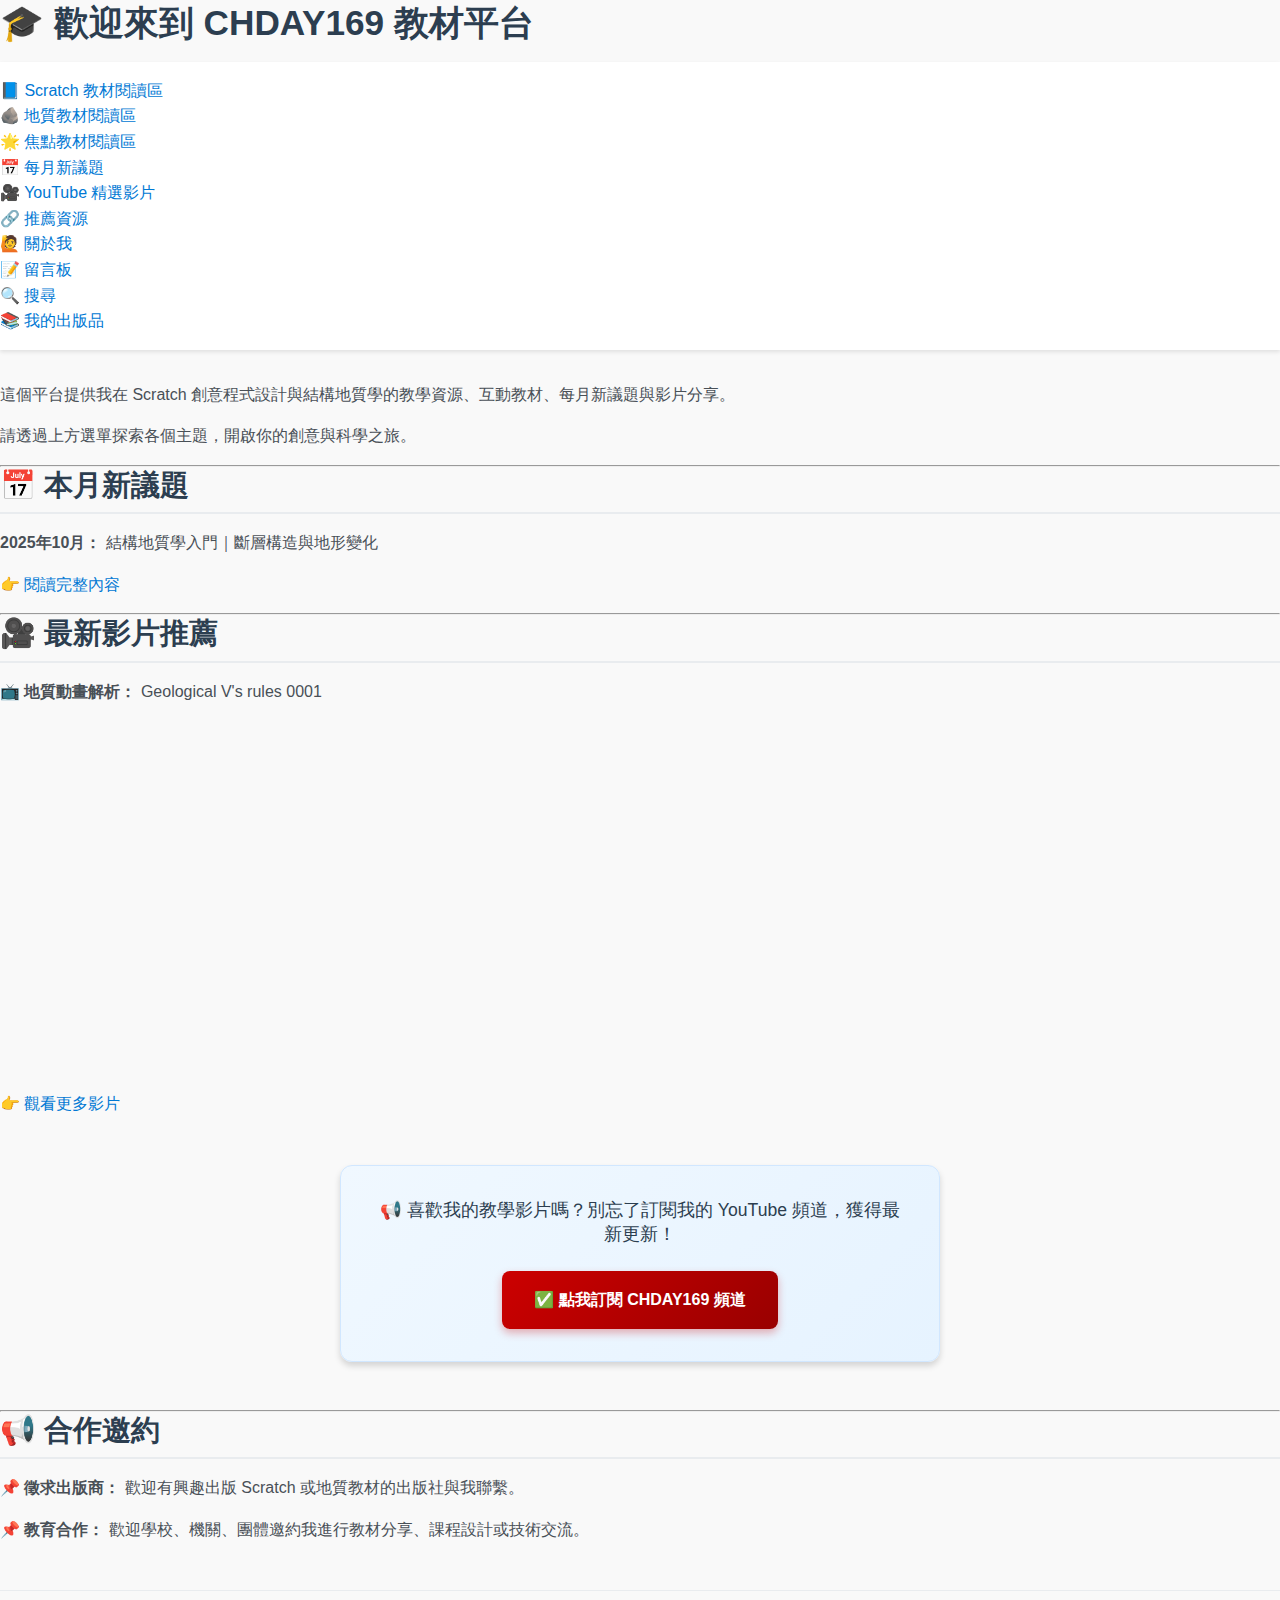
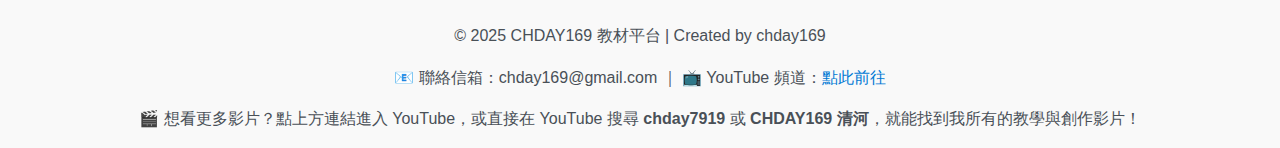
<file: index.html>
<!DOCTYPE html>
<html lang="zh-Hant">
<head>
  <meta charset="UTF-8">
  <meta name="viewport" content="width=device-width, initial-scale=1.0">
  <title>🎓 CHDAY169 教材平台 - Scratch與地質學教學資源</title>
  <link rel="stylesheet" href="assets/style.css">

  <!-- LINE 移動端優化設定 -->
  <meta name="robots" content="index, follow">
  <meta name="description" content="Scratch創意程式設計與結構地質學教學資源、互動教材與影片分享">
  
  <!-- Open Graph 設定 -->
  <meta property="og:title" content="🎓 CHDAY169 教材平台">
  <meta property="og:description" content="Scratch創意程式設計與結構地質學教學資源、互動教材與影片分享">
  <meta property="og:image" content="https://www.chday169.url.tw/assets/images/preview_line.jpg">
  <meta property="og:image:width" content="1200">
  <meta property="og:image:height" content="630">
  <meta property="og:image:type" content="image/jpeg">
  <meta property="og:image:alt" content="CHDAY169 教材平台">
  <meta property="og:url" content="https://www.chday169.url.tw/?line=1">
  <meta property="og:type" content="website">
  <meta property="og:site_name" content="CHDAY169 教材平台">
  <meta property="og:locale" content="zh_TW">
  
  <!-- Twitter Card 設定 -->
  <meta name="twitter:card" content="summary_large_image">
  <meta name="twitter:title" content="🎓 CHDAY169 教材平台">
  <meta name="twitter:description" content="Scratch創意程式設計與結構地質學教學資源">
  <meta name="twitter:image" content="https://www.chday169.url.tw/assets/images/preview_line.jpg">
  <meta name="twitter:image:alt" content="CHDAY169 教材平台">
  
  <!-- LINE 特定優化 -->
  <meta name="line:renderer" content="webkit">
  
  <!-- 防止緩存 -->
  <meta http-equiv="Cache-Control" content="no-cache, no-store, must-revalidate">
  <meta http-equiv="Pragma" content="no-cache">
  <meta http-equiv="Expires" content="0">
  
  <!-- 網站圖示 -->
  <link rel="icon" href="assets/images/favicon.ico" type="image/x-icon">
</head>

<body>
  <header>
    <h1>🎓 歡迎來到 CHDAY169 教材平台</h1>
  </header>

  <nav>
    <ul>
      <li><a href="viewer_scr.html">📘 Scratch 教材閱讀區</a></li>
      <li><a href="viewer_geo.html">🪨 地質教材閱讀區</a></li>
      <li><a href="viewer_foc.html">🌟 焦點教材閱讀區</a></li>
      <li><a href="monthly.html">📅 每月新議題</a></li>
      <li><a href="youtube-videos.html">🎥 YouTube 精選影片</a></li>  <!-- 修改這裡 -->
      <li><a href="resources.html">🔗 推薦資源</a></li>
      <li><a href="about_me.html">🙋 關於我</a></li>
      <li><a href="comments.html">📝 留言板</a></li>
      <li><a href="search.html">🔍 搜尋</a></li>
      <li><a href="publications.html">📚 我的出版品</a></li>
    </ul>
  </nav>

  <main>
    <section class="intro">
      <p>這個平台提供我在 Scratch 創意程式設計與結構地質學的教學資源、互動教材、每月新議題與影片分享。</p>
      <p>請透過上方選單探索各個主題，開啟你的創意與科學之旅。</p>
    </section>

    <hr>

    <section class="monthly-highlight">
      <h2>📅 本月新議題</h2>
      <p><strong>2025年10月：</strong> 結構地質學入門｜斷層構造與地形變化</p>
      <p>👉 <a href="monthly.html">閱讀完整內容</a></p>
    </section>

    <hr>

    <section class="video-highlight">
      <h2>🎥 最新影片推薦</h2>
      <p>📺 <strong>地質動畫解析：</strong> Geological V's rules 0001</p>
      <div class="video-container">
        <iframe width="560" height="315" src="https://www.youtube.com/embed/rHZhnBZwCCs" 
                frameborder="0" allowfullscreen
                title="Geological V's rules 0001 地質動畫教學影片">
        </iframe>
      </div>
      <p>👉 <a href="youtube-videos.html">觀看更多影片</a></p>  <!-- 修改這裡 -->
    </section>

    <div class="subscribe-box">
      <p>📢 喜歡我的教學影片嗎？別忘了訂閱我的 YouTube 頻道，獲得最新更新！</p>
      <a href="https://www.youtube.com/@chday7919?sub_confirmation=1" target="_blank" 
         class="subscribe-btn" rel="noopener">✅ 點我訂閱 CHDAY169 頻道</a>
    </div>

    <hr>

    <section class="collaboration">
      <h2>📢 合作邀約</h2>
      <p>📌 <strong>徵求出版商：</strong> 歡迎有興趣出版 Scratch 或地質教材的出版社與我聯繫。</p>
      <p>📌 <strong>教育合作：</strong> 歡迎學校、機關、團體邀約我進行教材分享、課程設計或技術交流。</p>
    </section>
  </main>

  <footer>
    <p>&copy; 2025 CHDAY169 教材平台 | Created by chday169</p>
    <p>📧 聯絡信箱：chday169@gmail.com ｜ 
       📺 YouTube 頻道：<a href="https://www.youtube.com/@chday7919" target="_blank" rel="noopener">點此前往</a></p>
    <p>🎬 想看更多影片？點上方連結進入 YouTube，或直接在 YouTube 搜尋 <strong>chday7919</strong> 或 <strong>CHDAY169 清河</strong>，就能找到我所有的教學與創作影片！</p>
  </footer>

  <!-- LINE 預覽檢測腳本 -->
  <script>
    // 檢測是否為 LINE 內置瀏覽器
    function isLineApp() {
      return /Line/i.test(navigator.userAgent);
    }
    
    // 圖片加載檢測
    window.addEventListener('load', function() {
      const previewImage = new Image();
      previewImage.onload = function() {
        console.log('✅ 預覽圖片加載成功:', this.src);
      };
      previewImage.onerror = function() {
        console.log('❌ 預覽圖片加載失敗:', this.src);
      };
      previewImage.src = 'https://www.chday169.url.tw/assets/images/preview_line.jpg';
      
      if (isLineApp()) {
        console.log('📱 檢測到 LINE 內置瀏覽器');
      }
    });
  </script>
</body>
</html>
</file>
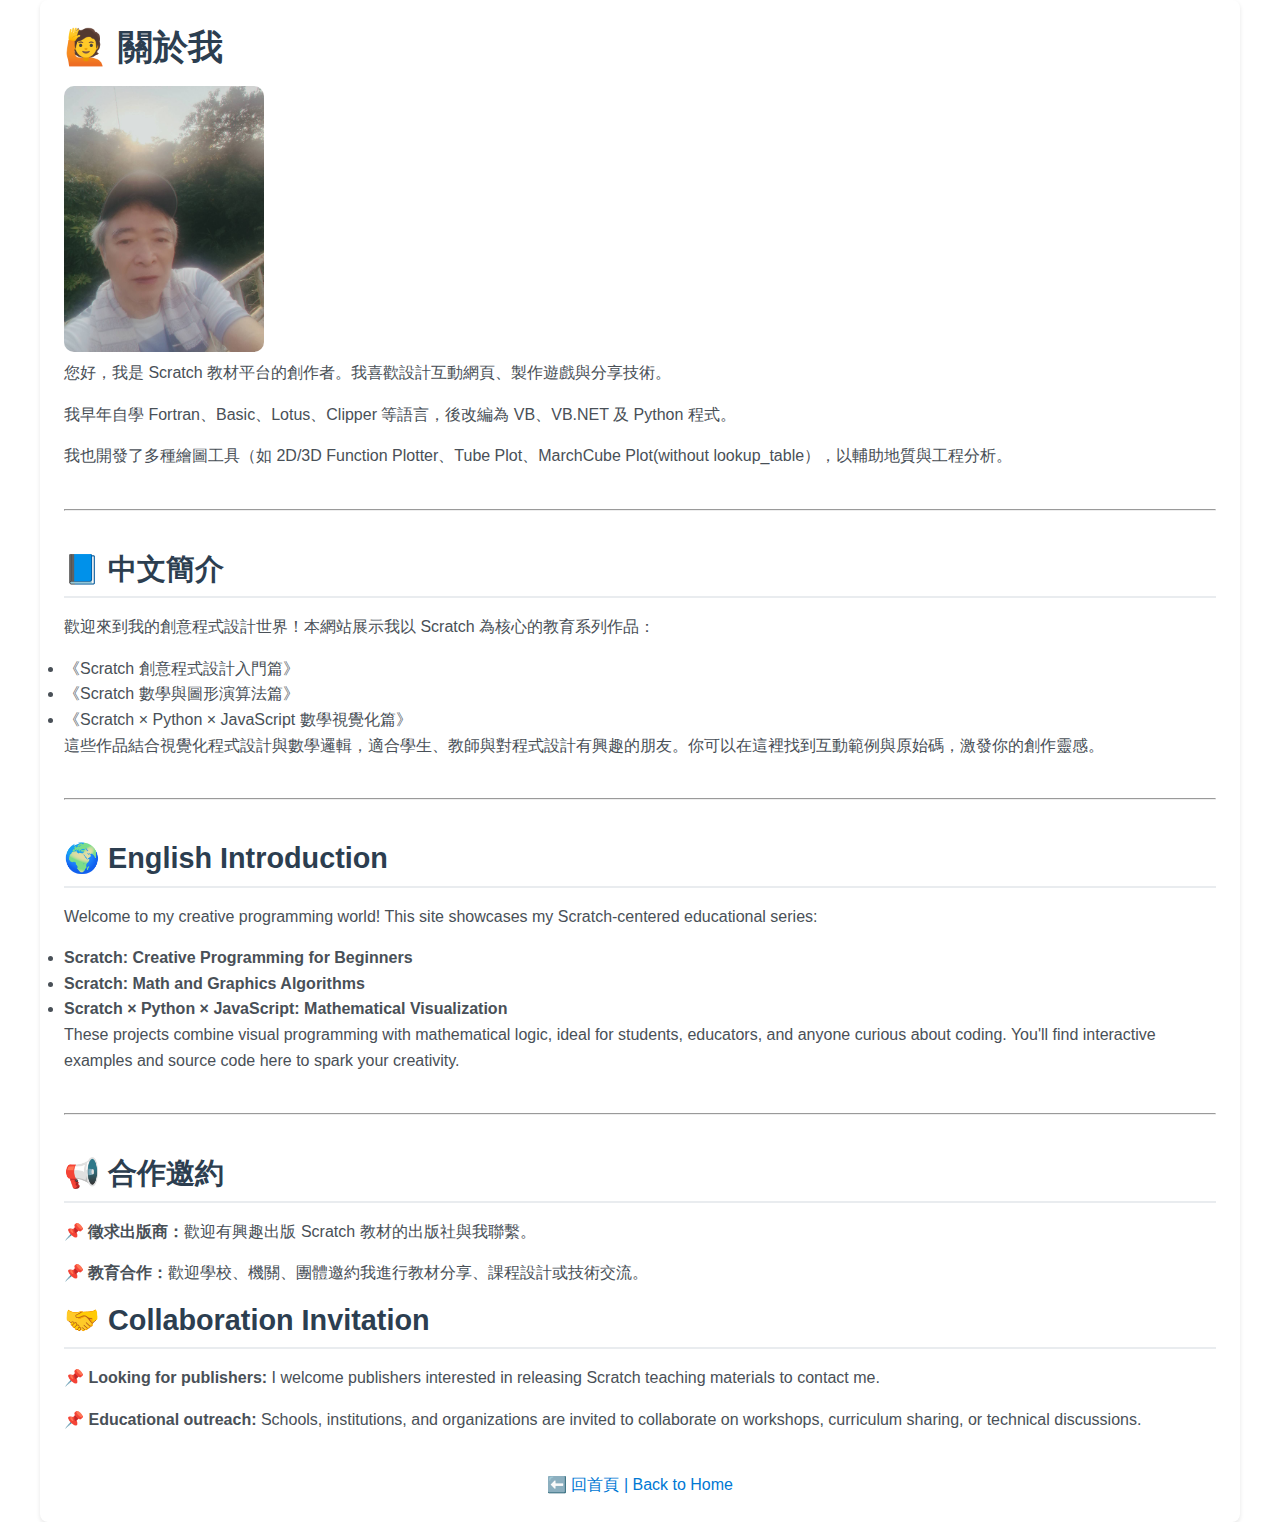
<file: about_me.html>
<!DOCTYPE html>
<html lang="zh-Hant">
<head>
  <meta charset="UTF-8">
  <title>關於我 - Scratch 教材平台</title>
  <link href="assets/style.css" rel="stylesheet">
</head>
<body class="container">
  <h1>🙋 關於我</h1>
  <img src="assets/images/profile.jpg" alt="我的照片" style="max-width: 200px; border-radius: 10px;">

  <p>您好，我是 Scratch 教材平台的創作者。我喜歡設計互動網頁、製作遊戲與分享技術。</p>
  <p>我早年自學 Fortran、Basic、Lotus、Clipper 等語言，後改編為 VB、VB.NET 及 Python 程式。</p>
  <p>我也開發了多種繪圖工具（如 2D/3D Function Plotter、Tube Plot、MarchCube Plot(without lookup_table），以輔助地質與工程分析。</p>

  <hr style="margin: 40px 0;">

  <h2>📘 中文簡介</h2>
  <p>歡迎來到我的創意程式設計世界！本網站展示我以 Scratch 為核心的教育系列作品：</p>
  <ul>
    <li>《Scratch 創意程式設計入門篇》</li>
    <li>《Scratch 數學與圖形演算法篇》</li>
    <li>《Scratch × Python × JavaScript 數學視覺化篇》</li>
  </ul>
  <p>這些作品結合視覺化程式設計與數學邏輯，適合學生、教師與對程式設計有興趣的朋友。你可以在這裡找到互動範例與原始碼，激發你的創作靈感。</p>

  <hr style="margin: 40px 0;">

  <h2>🌍 English Introduction</h2>
  <p>Welcome to my creative programming world! This site showcases my Scratch-centered educational series:</p>
  <ul>
    <li><strong>Scratch: Creative Programming for Beginners</strong></li>
    <li><strong>Scratch: Math and Graphics Algorithms</strong></li>
    <li><strong>Scratch × Python × JavaScript: Mathematical Visualization</strong></li>
  </ul>
  <p>These projects combine visual programming with mathematical logic, ideal for students, educators, and anyone curious about coding. You'll find interactive examples and source code here to spark your creativity.</p>

  <hr style="margin: 40px 0;">

  <h2>📢 合作邀約</h2>
  <p>📌 <strong>徵求出版商：</strong>歡迎有興趣出版 Scratch 教材的出版社與我聯繫。</p>
  <p>📌 <strong>教育合作：</strong>歡迎學校、機關、團體邀約我進行教材分享、課程設計或技術交流。</p>

  <h2>🤝 Collaboration Invitation</h2>
  <p>📌 <strong>Looking for publishers:</strong> I welcome publishers interested in releasing Scratch teaching materials to contact me.</p>
  <p>📌 <strong>Educational outreach:</strong> Schools, institutions, and organizations are invited to collaborate on workshops, curriculum sharing, or technical discussions.</p>

  <div style="text-align: center; margin-top: 40px;">
    <a href="index.html" class="btn">⬅️ 回首頁 | Back to Home</a>
  </div>
</body>
</html>
</file>
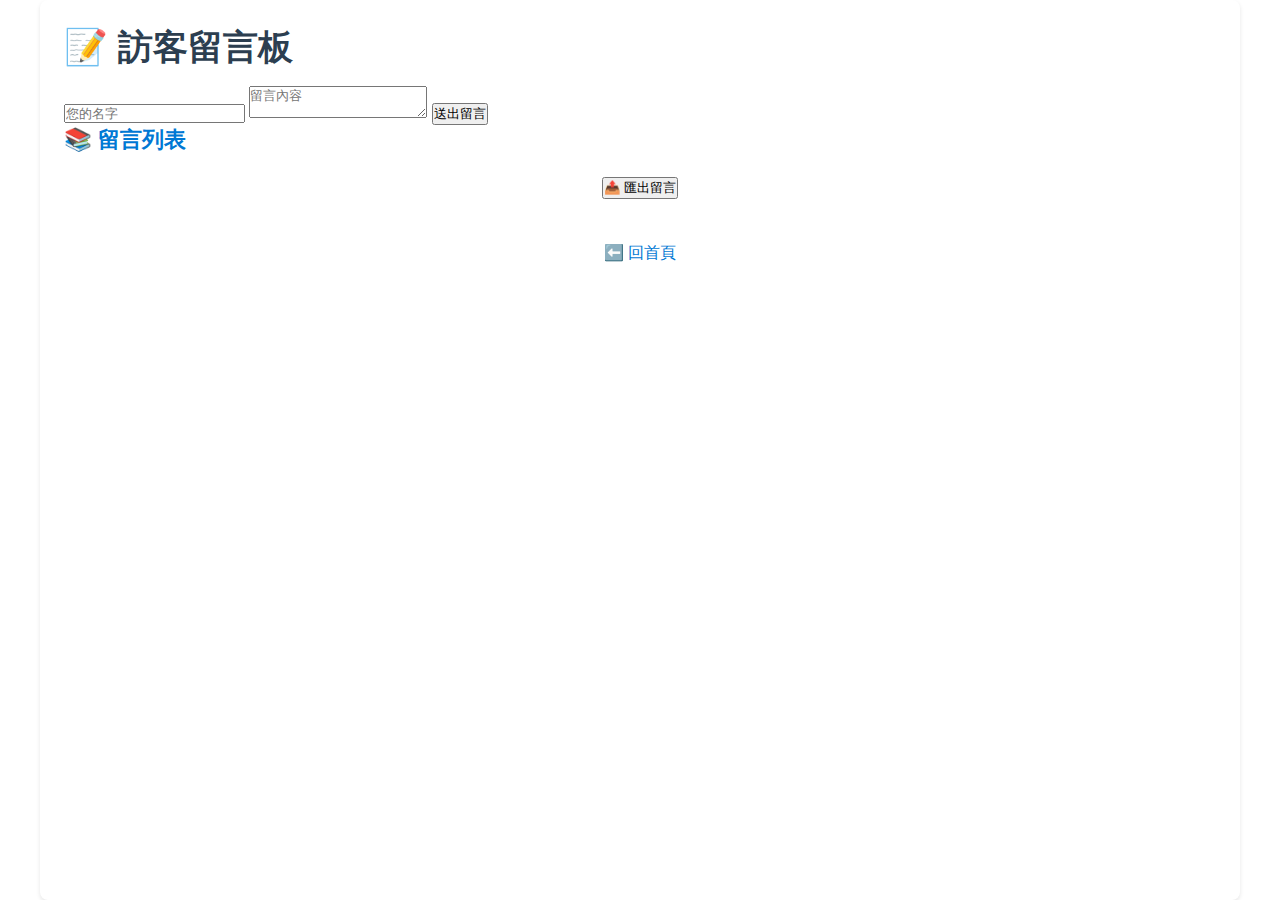
<file: comments.html>
<!DOCTYPE html>
<html lang="zh-Hant">
<head>
  <meta charset="UTF-8">
  <title>留言板 - Scratch 教材平台</title>
  <link href="assets/style.css" rel="stylesheet">
  <script src="assets/script.js" defer></script>
</head>
<body class="container">
  <h1>📝 訪客留言板</h1>

  <form id="commentForm">
    <input type="text" id="name" placeholder="您的名字" required>
    <textarea id="message" placeholder="留言內容" required></textarea>
    <button type="submit">送出留言</button>
  </form>

  <h3>📚 留言列表</h3>
  <div id="commentsList"></div>

  <div style="text-align: center; margin-top: 20px;">
    <button onclick="exportComments()">📤 匯出留言</button>
  </div>

  <div style="text-align: center; margin-top: 40px;">
    <a href="index.html" class="btn">⬅️ 回首頁</a>
  </div>
</body>
</html>
</file>
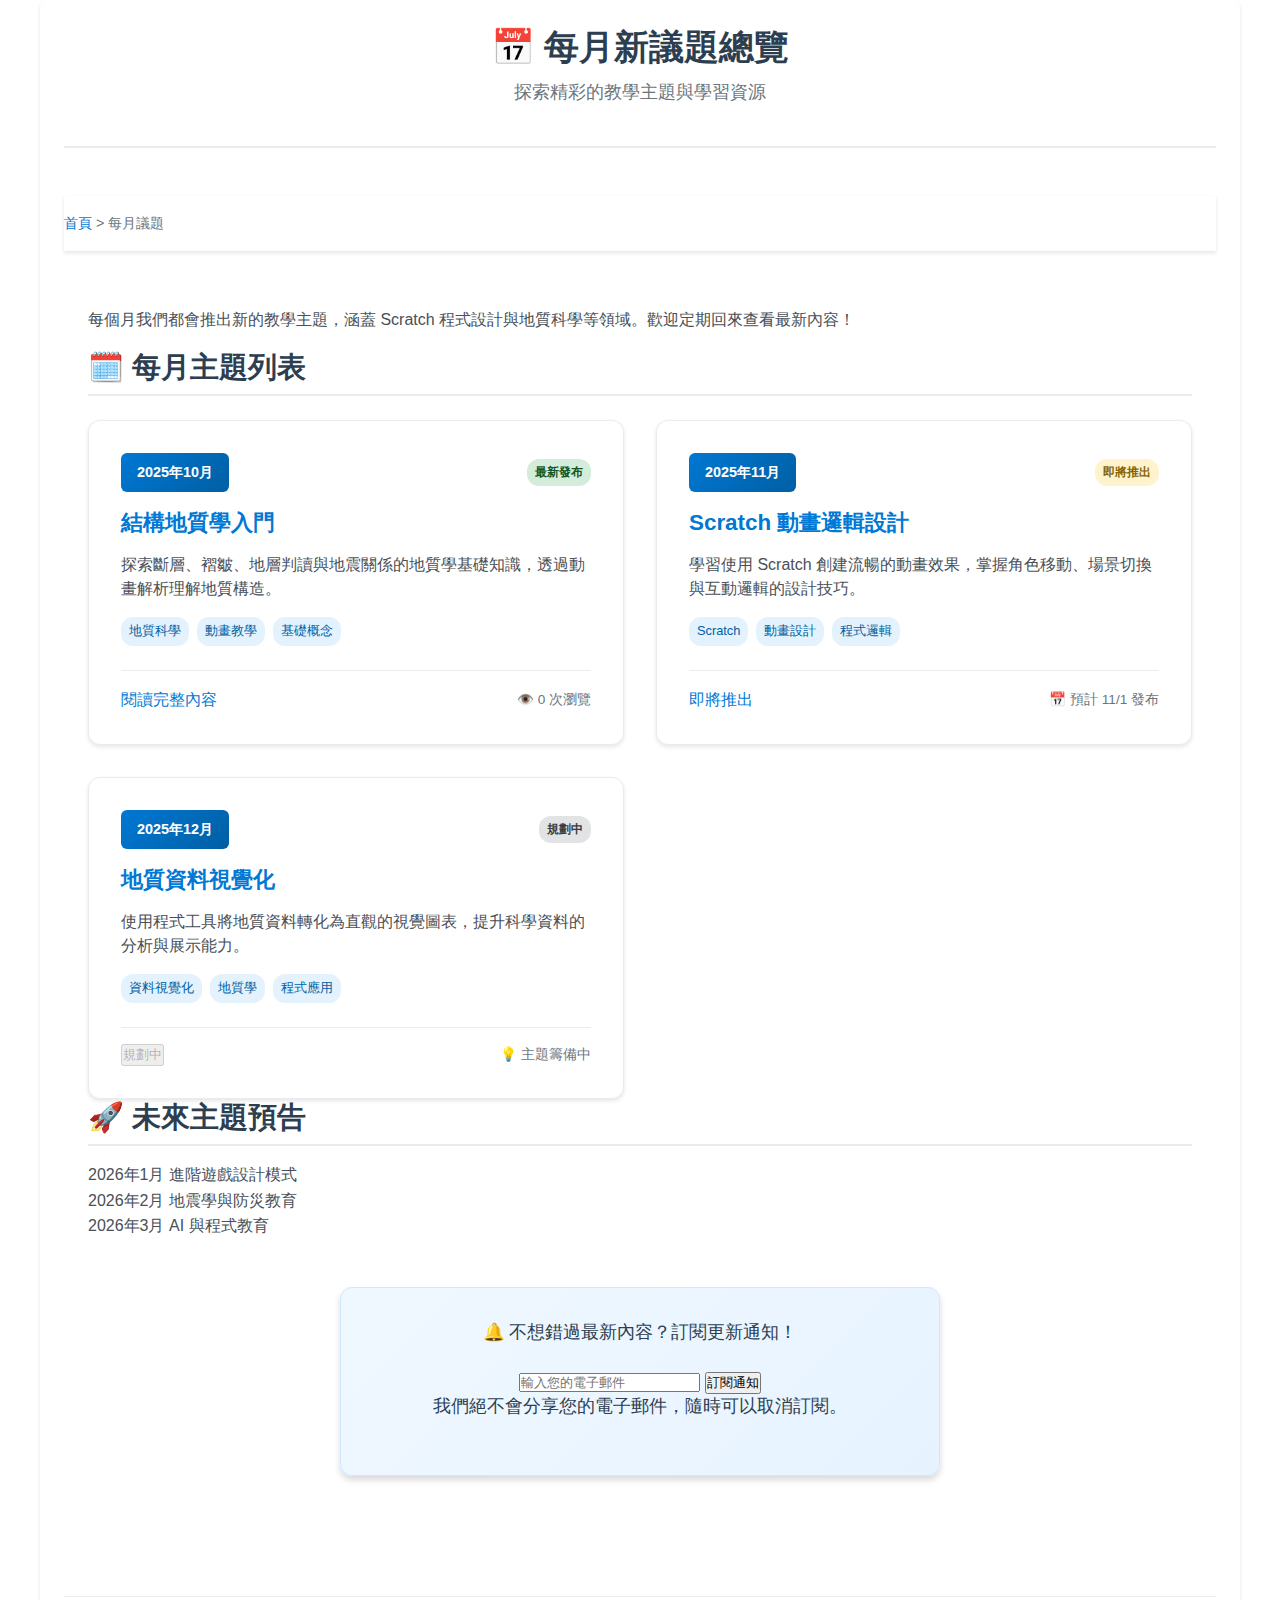
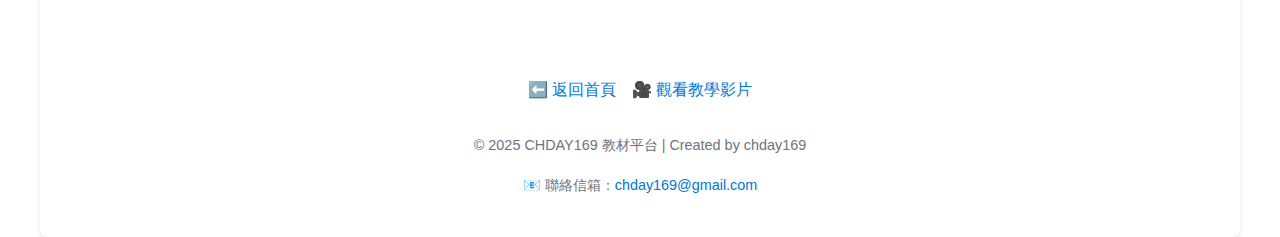
<file: monthly.html>
<!DOCTYPE html>
<html lang="zh-Hant">
<head>
  <meta charset="UTF-8">
  <meta name="viewport" content="width=device-width, initial-scale=1.0">
  <title>📅 每月新議題總覽 | CHDAY169 每月教學主題</title>
  <link rel="stylesheet" href="assets/style.css">
  
  <!-- Open Graph 設定 -->
  <meta property="og:title" content="📅 每月新議題總覽 | CHDAY169 教學主題">
  <meta property="og:description" content="探索結構地質學、Scratch動畫設計等每月精選教學議題">
  <meta property="og:image" content="https://www.chday169.url.tw/assets/images/preview_line.jpg">
  <meta property="og:url" content="https://www.chday169.url.tw/monthly.html">
  <meta name="twitter:card" content="summary_large_image">
</head>
<body class="container">
  <header class="page-header">
    <h1>📅 每月新議題總覽</h1>
    <p class="subtitle">探索精彩的教學主題與學習資源</p>
  </header>

  <nav class="breadcrumb">
    <a href="index.html">首頁</a> &gt; <span>每月議題</span>
  </nav>

  <main class="monthly-content">
    <section class="intro-section">
      <p>每個月我們都會推出新的教學主題，涵蓋 Scratch 程式設計與地質科學等領域。歡迎定期回來查看最新內容！</p>
    </section>

    <section class="monthly-list-section" aria-labelledby="monthly-topics">
      <h2 id="monthly-topics">🗓️ 每月主題列表</h2>
      
      <div class="monthly-grid">
        <!-- 2025年10月 -->
        <article class="monthly-card">
          <div class="monthly-header">
            <span class="month-badge">2025年10月</span>
            <span class="status-badge status-active">最新發布</span>
          </div>
          <h3>結構地質學入門</h3>
          <p class="monthly-description">探索斷層、褶皺、地層判讀與地震關係的地質學基礎知識，透過動畫解析理解地質構造。</p>
          <ul class="topic-tags">
            <li class="tag">地質科學</li>
            <li class="tag">動畫教學</li>
            <li class="tag">基礎概念</li>
          </ul>
          <div class="monthly-actions">
            <a href="oct2025.html" class="btn btn-primary">閱讀完整內容</a>
            <span class="view-count">👁️ <span id="views_monthly_oct2025">0</span> 次瀏覽</span>
          </div>
        </article>

        <!-- 2025年11月 -->
        <article class="monthly-card">
          <div class="monthly-header">
            <span class="month-badge">2025年11月</span>
            <span class="status-badge status-upcoming">即將推出</span>
          </div>
          <h3>Scratch 動畫邏輯設計</h3>
          <p class="monthly-description">學習使用 Scratch 創建流暢的動畫效果，掌握角色移動、場景切換與互動邏輯的設計技巧。</p>
          <ul class="topic-tags">
            <li class="tag">Scratch</li>
            <li class="tag">動畫設計</li>
            <li class="tag">程式邏輯</li>
          </ul>
          <div class="monthly-actions">
            <a href="nov2025.html" class="btn btn-secondary" aria-disabled="true">即將推出</a>
            <span class="release-date">📅 預計 11/1 發布</span>
          </div>
        </article>

        <!-- 2025年12月 -->
        <article class="monthly-card">
          <div class="monthly-header">
            <span class="month-badge">2025年12月</span>
            <span class="status-badge status-planning">規劃中</span>
          </div>
          <h3>地質資料視覺化</h3>
          <p class="monthly-description">使用程式工具將地質資料轉化為直觀的視覺圖表，提升科學資料的分析與展示能力。</p>
          <ul class="topic-tags">
            <li class="tag">資料視覺化</li>
            <li class="tag">地質學</li>
            <li class="tag">程式應用</li>
          </ul>
          <div class="monthly-actions">
            <button class="btn btn-outline" disabled>規劃中</button>
            <span class="release-date">💡 主題籌備中</span>
          </div>
        </article>
      </div>
    </section>

    <section class="upcoming-section">
      <h2>🚀 未來主題預告</h2>
      <div class="timeline">
        <div class="timeline-item">
          <span class="timeline-date">2026年1月</span>
          <span class="timeline-title">進階遊戲設計模式</span>
        </div>
        <div class="timeline-item">
          <span class="timeline-date">2026年2月</span>
          <span class="timeline-title">地震學與防災教育</span>
        </div>
        <div class="timeline-item">
          <span class="timeline-date">2026年3月</span>
          <span class="timeline-title">AI 與程式教育</span>
        </div>
      </div>
    </section>

    <section class="subscription-section">
      <div class="subscribe-box">
        <p>🔔 不想錯過最新內容？訂閱更新通知！</p>
        <form class="subscription-form" onsubmit="subscribeNewsletter(event)">
          <input type="email" placeholder="輸入您的電子郵件" required class="email-input">
          <button type="submit" class="btn btn-primary">訂閱通知</button>
        </form>
        <p class="form-note">我們絕不會分享您的電子郵件，隨時可以取消訂閱。</p>
      </div>
    </section>
  </main>

  <footer class="page-footer">
    <div class="navigation-buttons">
      <a href="index.html" class="btn btn-primary">⬅️ 返回首頁</a>
      <a href="youtube-videos.html" class="btn btn-secondary">🎥 觀看教學影片</a>  <!-- 修改這裡 -->
    </div>
    
    <div class="footer-info">
      <p>&copy; 2025 CHDAY169 教材平台 | Created by chday169</p>
      <p>📧 聯絡信箱：<a href="mailto:chday169@gmail.com">chday169@gmail.com</a></p>
    </div>
  </footer>

  <script>
    // 簡單的訂閱功能（前端演示）
    function subscribeNewsletter(event) {
      event.preventDefault();
      const email = event.target.querySelector('.email-input').value;
      alert(`感謝訂閱！我們會將最新內容通知傳送至：${email}`);
      event.target.reset();
    }

    // 載入瀏覽次數統計
    document.addEventListener('DOMContentLoaded', function() {
      const views = localStorage.getItem('views_monthly_oct2025') || '0';
      document.getElementById('views_monthly_oct2025').textContent = views;
    });
  </script>
</body>
</html>
</file>
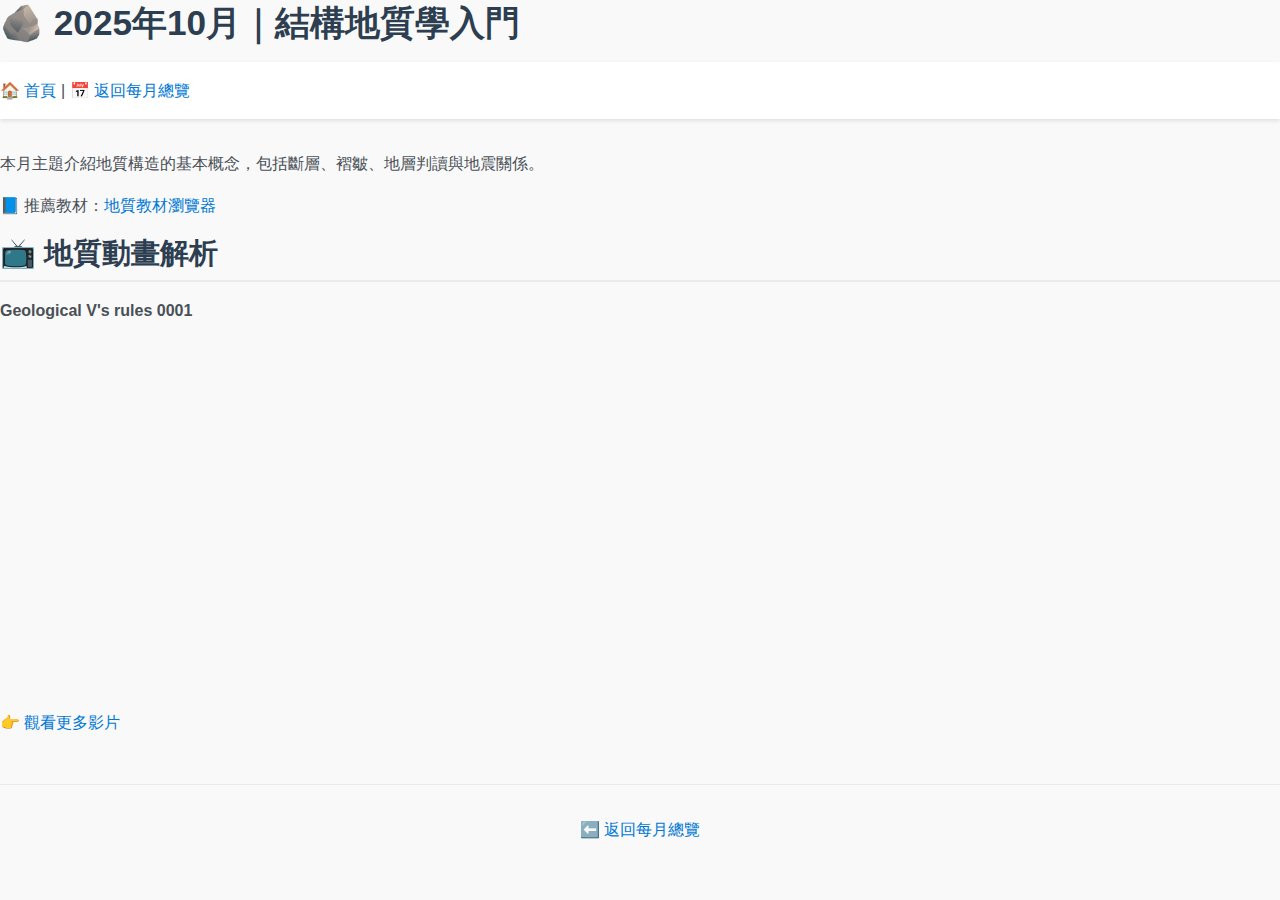
<file: oct2025.html>
<!DOCTYPE html>
<html lang="zh-Hant">
<head>
  <meta charset="UTF-8">
  <meta name="viewport" content="width=device-width, initial-scale=1.0">
  <title>2025年10月｜結構地質學入門</title>
  <link rel="stylesheet" href="assets/style.css">
  
  <!-- LINE 預覽卡片設定 -->
  <meta property="og:title" content="🪨 結構地質學入門｜2025年10月主題">
  <meta property="og:description" content="探索斷層、褶皺、地層判讀與地震關係的地質動畫與教材推薦。">
  <meta property="og:image" content="https://www.chday169.url.tw/assets/images/preview_line.jpg">
  <meta property="og:url" content="https://www.chday169.url.tw/oct2025.html">
  <meta name="twitter:card" content="summary_large_image">
</head>
<body>
  <header>
    <h1>🪨 2025年10月｜結構地質學入門</h1>
    <nav>
      <a href="index.html">🏠 首頁</a> | 
      <a href="monthly.html">📅 返回每月總覽</a>
    </nav>
  </header>

  <main>
    <section class="intro">
      <p>本月主題介紹地質構造的基本概念，包括斷層、褶皺、地層判讀與地震關係。</p>
      <p>📘 推薦教材：<a href="viewer_geo.html">地質教材瀏覽器</a></p>
    </section>

    <section class="video-content">
      <h2>📺 地質動畫解析</h2>
      <p><strong>Geological V's rules 0001</strong></p>
      <div class="video-container">
        <iframe width="560" height="315" src="https://www.youtube.com/embed/rHZhnBZwCCs" 
                frameborder="0" allowfullscreen
                title="Geological V's rules 0001 地質動畫教學影片">
        </iframe>
      </div>
      <p>👉 <a href="youtube-videos.html">觀看更多影片</a></p>  <!-- 修改這裡 -->
    </section>
  </main>

  <footer>
    <p><a href="monthly.html">⬅️ 返回每月總覽</a></p>
  </footer>
</body>
</html>
</file>
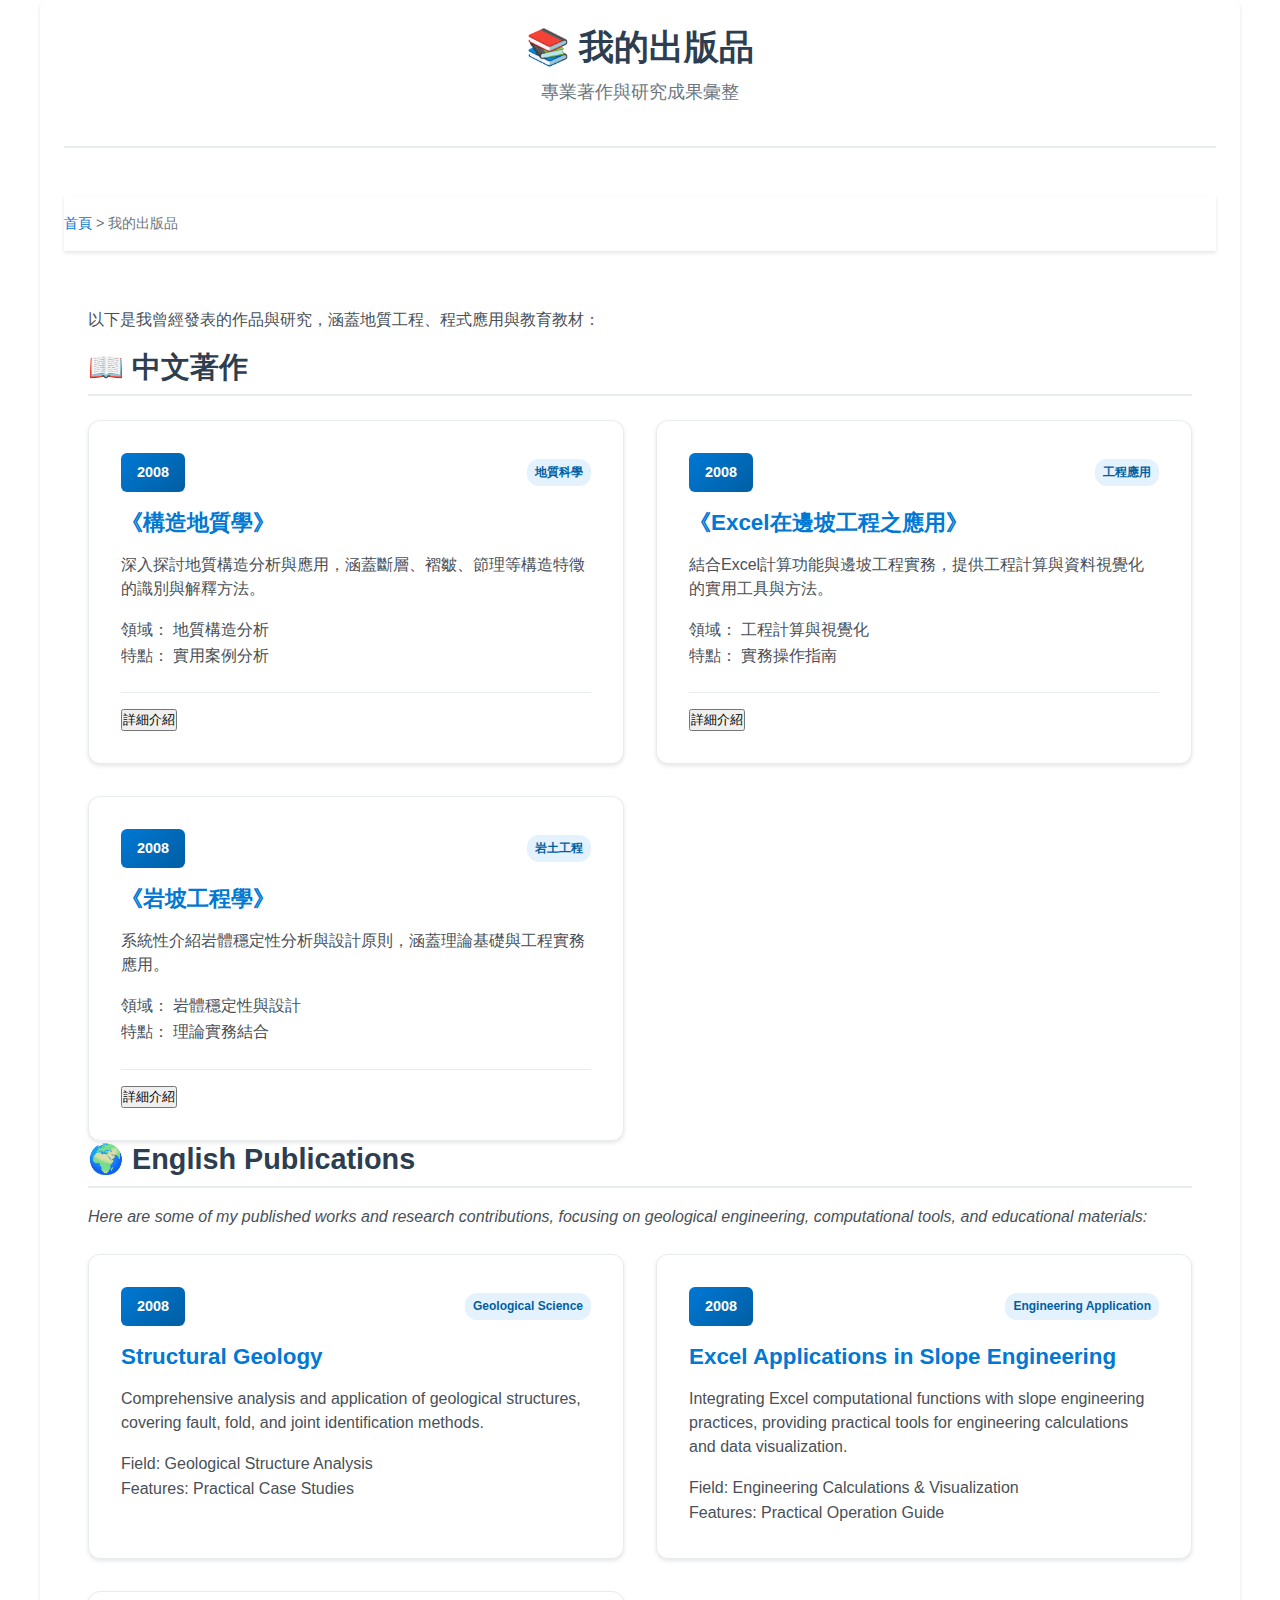
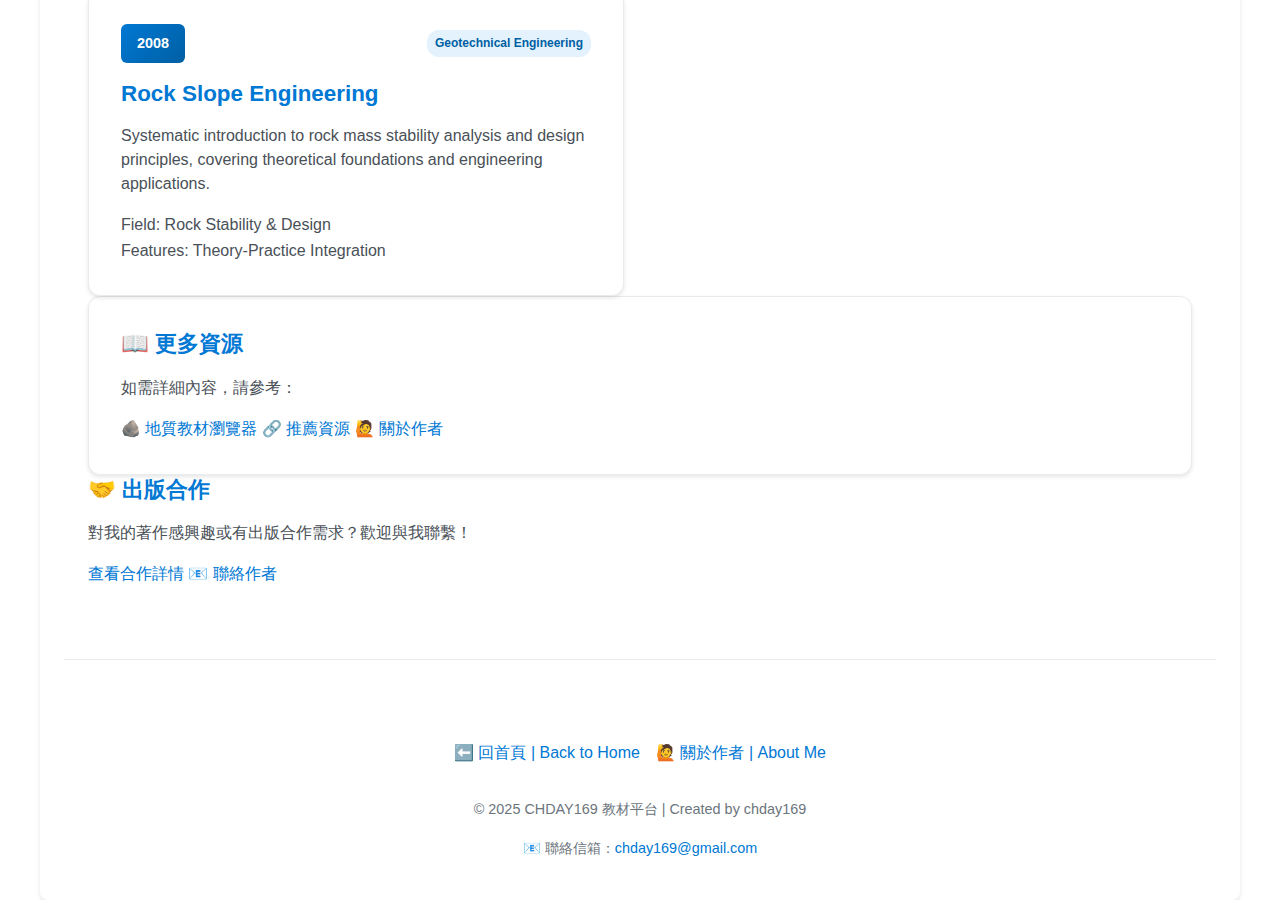
<file: publications.html>
<!DOCTYPE html>
<html lang="zh-Hant">
<head>
  <meta charset="UTF-8">
  <meta name="viewport" content="width=device-width, initial-scale=1.0">
  <title>📚 我的出版品 | CHDAY169 著作與研究成果</title>
  <link rel="stylesheet" href="assets/style.css">
  
  <!-- Open Graph 設定 -->
  <meta property="og:title" content="📚 我的出版品 | CHDAY169 著作與研究成果">
  <meta property="og:description" content="構造地質學、Excel工程應用、岩坡工程學等專業著作">
  <meta property="og:image" content="https://www.chday169.url.tw/assets/images/preview.jpg">
  <meta property="og:url" content="https://www.chday169.url.tw/publications.html">
  <meta name="twitter:card" content="summary_large_image">
</head>
<body class="container">
  <header class="page-header">
    <h1>📚 我的出版品</h1>
    <p class="subtitle">專業著作與研究成果彙整</p>
  </header>

  <nav class="breadcrumb">
    <a href="index.html">首頁</a> &gt; <span>我的出版品</span>
  </nav>

  <main class="publications-content">
    <section class="intro-section">
      <p>以下是我曾經發表的作品與研究，涵蓋地質工程、程式應用與教育教材：</p>
    </section>

    <section class="publications-section" aria-labelledby="chinese-publications">
      <h2 id="chinese-publications">📖 中文著作</h2>
      
      <div class="publications-grid">
        <article class="publication-card">
          <div class="publication-header">
            <span class="publication-year">2008</span>
            <span class="publication-category">地質科學</span>
          </div>
          <h3>《構造地質學》</h3>
          <p class="publication-description">深入探討地質構造分析與應用，涵蓋斷層、褶皺、節理等構造特徵的識別與解釋方法。</p>
          <div class="publication-details">
            <div class="detail-item">
              <span class="detail-label">領域：</span>
              <span class="detail-value">地質構造分析</span>
            </div>
            <div class="detail-item">
              <span class="detail-label">特點：</span>
              <span class="detail-value">實用案例分析</span>
            </div>
          </div>
          <div class="publication-actions">
            <button class="btn btn-outline" onclick="showPublicationDetails('structural-geology')">詳細介紹</button>
          </div>
        </article>

        <article class="publication-card">
          <div class="publication-header">
            <span class="publication-year">2008</span>
            <span class="publication-category">工程應用</span>
          </div>
          <h3>《Excel在邊坡工程之應用》</h3>
          <p class="publication-description">結合Excel計算功能與邊坡工程實務，提供工程計算與資料視覺化的實用工具與方法。</p>
          <div class="publication-details">
            <div class="detail-item">
              <span class="detail-label">領域：</span>
              <span class="detail-value">工程計算與視覺化</span>
            </div>
            <div class="detail-item">
              <span class="detail-label">特點：</span>
              <span class="detail-value">實務操作指南</span>
            </div>
          </div>
          <div class="publication-actions">
            <button class="btn btn-outline" onclick="showPublicationDetails('excel-slope')">詳細介紹</button>
          </div>
        </article>

        <article class="publication-card">
          <div class="publication-header">
            <span class="publication-year">2008</span>
            <span class="publication-category">岩土工程</span>
          </div>
          <h3>《岩坡工程學》</h3>
          <p class="publication-description">系統性介紹岩體穩定性分析與設計原則，涵蓋理論基礎與工程實務應用。</p>
          <div class="publication-details">
            <div class="detail-item">
              <span class="detail-label">領域：</span>
              <span class="detail-value">岩體穩定性與設計</span>
            </div>
            <div class="detail-item">
              <span class="detail-label">特點：</span>
              <span class="detail-value">理論實務結合</span>
            </div>
          </div>
          <div class="publication-actions">
            <button class="btn btn-outline" onclick="showPublicationDetails('rock-slope')">詳細介紹</button>
          </div>
        </article>
      </div>
    </section>

    <section class="publications-section" aria-labelledby="english-publications">
      <h2 id="english-publications">🌍 English Publications</h2>
      <p class="english-text">Here are some of my published works and research contributions, focusing on geological engineering, computational tools, and educational materials:</p>
      
      <div class="publications-grid">
        <article class="publication-card">
          <div class="publication-header">
            <span class="publication-year">2008</span>
            <span class="publication-category">Geological Science</span>
          </div>
          <h3>Structural Geology</h3>
          <p class="publication-description">Comprehensive analysis and application of geological structures, covering fault, fold, and joint identification methods.</p>
          <div class="publication-details">
            <div class="detail-item">
              <span class="detail-label">Field:</span>
              <span class="detail-value">Geological Structure Analysis</span>
            </div>
            <div class="detail-item">
              <span class="detail-label">Features:</span>
              <span class="detail-value">Practical Case Studies</span>
            </div>
          </div>
        </article>

        <article class="publication-card">
          <div class="publication-header">
            <span class="publication-year">2008</span>
            <span class="publication-category">Engineering Application</span>
          </div>
          <h3>Excel Applications in Slope Engineering</h3>
          <p class="publication-description">Integrating Excel computational functions with slope engineering practices, providing practical tools for engineering calculations and data visualization.</p>
          <div class="publication-details">
            <div class="detail-item">
              <span class="detail-label">Field:</span>
              <span class="detail-value">Engineering Calculations & Visualization</span>
            </div>
            <div class="detail-item">
              <span class="detail-label">Features:</span>
              <span class="detail-value">Practical Operation Guide</span>
            </div>
          </div>
        </article>

        <article class="publication-card">
          <div class="publication-header">
            <span class="publication-year">2008</span>
            <span class="publication-category">Geotechnical Engineering</span>
          </div>
          <h3>Rock Slope Engineering</h3>
          <p class="publication-description">Systematic introduction to rock mass stability analysis and design principles, covering theoretical foundations and engineering applications.</p>
          <div class="publication-details">
            <div class="detail-item">
              <span class="detail-label">Field:</span>
              <span class="detail-value">Rock Stability & Design</span>
            </div>
            <div class="detail-item">
              <span class="detail-label">Features:</span>
              <span class="detail-value">Theory-Practice Integration</span>
            </div>
          </div>
        </article>
      </div>
    </section>

    <section class="additional-info">
      <div class="info-card">
        <h3>📖 更多資源</h3>
        <p>如需詳細內容，請參考：</p>
        <div class="resource-links">
          <a href="viewer_geo.html" class="btn btn-secondary">🪨 地質教材瀏覽器</a>
          <a href="resources.html" class="btn btn-secondary">🔗 推薦資源</a>
          <a href="about_me.html" class="btn btn-secondary">🙋 關於作者</a>
        </div>
      </div>
    </section>

    <section class="collaboration-cta">
      <div class="cta-card">
        <h3>🤝 出版合作</h3>
        <p>對我的著作感興趣或有出版合作需求？歡迎與我聯繫！</p>
        <div class="cta-actions">
          <a href="resources.html#collaboration" class="btn btn-primary">查看合作詳情</a>
          <a href="mailto:chday169@gmail.com" class="btn btn-outline">📧 聯絡作者</a>
        </div>
      </div>
    </section>
  </main>

  <footer class="page-footer">
    <div class="navigation-buttons">
      <a href="index.html" class="btn btn-primary">⬅️ 回首頁 | Back to Home</a>
      <a href="about_me.html" class="btn btn-secondary">🙋 關於作者 | About Me</a>
    </div>
    
    <div class="footer-info">
      <p>&copy; 2025 CHDAY169 教材平台 | Created by chday169</p>
      <p>📧 聯絡信箱：<a href="mailto:chday169@gmail.com">chday169@gmail.com</a></p>
    </div>
  </footer>

  <script>
    function showPublicationDetails(publicationId) {
      const publications = {
        'structural-geology': {
          title: '《構造地質學》',
          details: '本書系統性介紹地質構造的基本原理與分析方法，包含：\n\n• 斷層與褶皺的識別與分類\n• 節理系統的統計分析\n• 構造地質圖的判讀與繪製\n• 野外調查方法與技巧\n• 工程地質應用實例'
        },
        'excel-slope': {
          title: '《Excel在邊坡工程之應用》',
          details: '本書結合Excel強大的計算功能與邊坡工程實務：\n\n• Excel函數在工程計算的應用\n• 邊坡穩定性分析模型\n• 資料視覺化與圖表製作\n• 巨集程式設計入門\n• 實際工程案例分析'
        },
        'rock-slope': {
          title: '《岩坡工程學》',
          details: '本書全面介紹岩坡工程的理論與實務：\n\n• 岩體力學基本原理\n• 邊坡穩定性分析方法\n• 支撐與保護工程設計\n• 監測與維護技術\n• 國內外典型案例解析'
        }
      };
      
      const publication = publications[publicationId];
      if (publication) {
        alert(`${publication.title}\n\n${publication.details}`);
      }
    }
  </script>
</body>
</html>
</file>
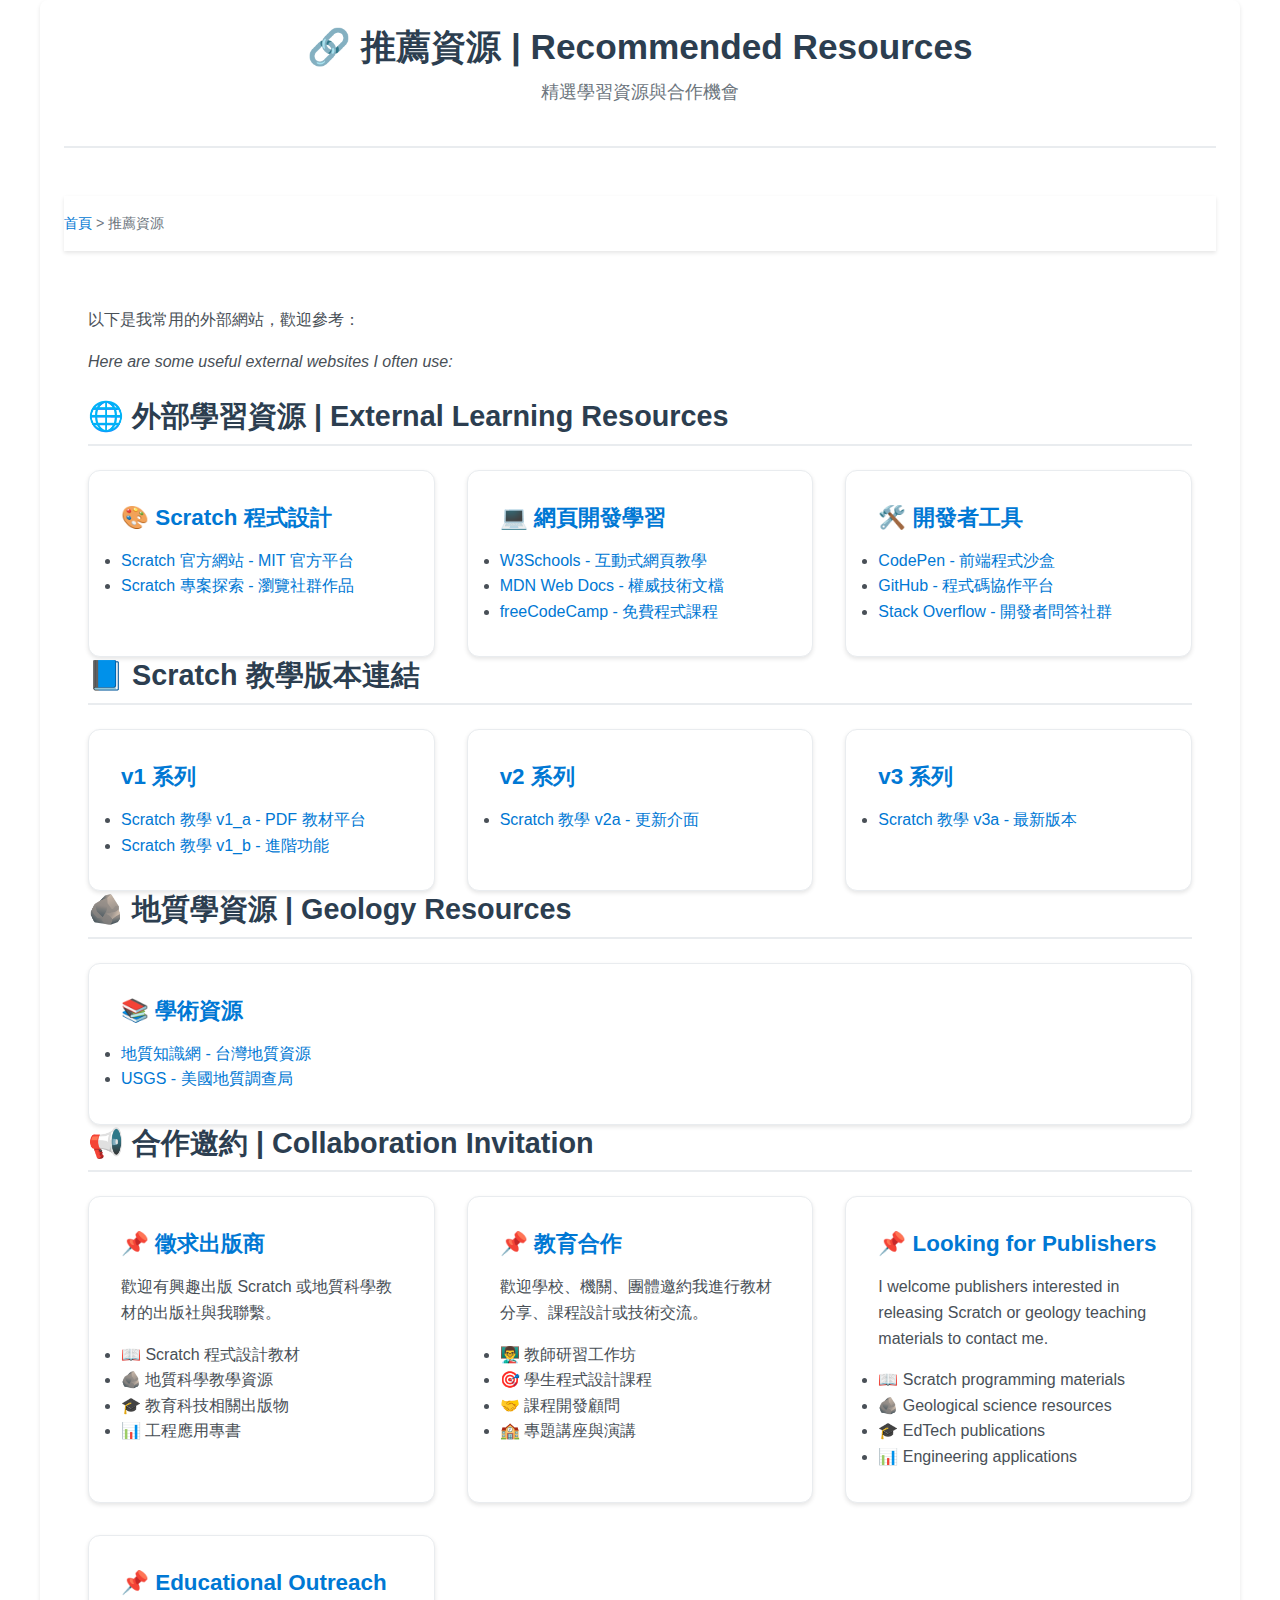
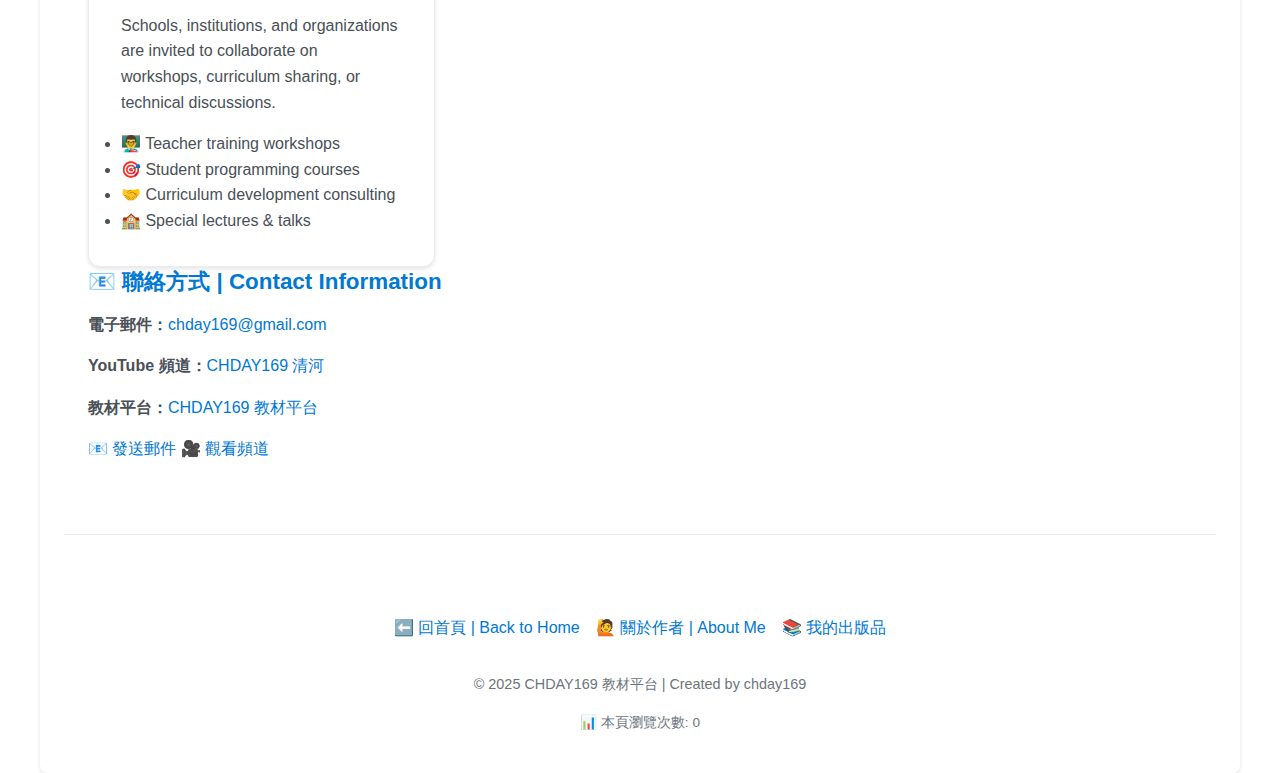
<file: resources.html>
<!DOCTYPE html>
<html lang="zh-Hant">
<head>
  <meta charset="UTF-8">
  <meta name="viewport" content="width=device-width, initial-scale=1.0">
  <title>🔗 推薦資源 | CHDAY169 推薦的學習資源與合作資訊</title>
  <link rel="stylesheet" href="assets/style.css">
  
  <!-- Open Graph 設定 -->
  <meta property="og:title" content="🔗 推薦資源 | CHDAY169 學習資源">
  <meta property="og:description" content="Scratch教學、網頁開發學習資源與教育合作機會">
  <meta property="og:image" content="https://www.chday169.url.tw/assets/images/preview.jpg">
  <meta property="og:url" content="https://www.chday169.url.tw/resources.html">
  <meta name="twitter:card" content="summary_large_image">
</head>
<body class="container">

  <header class="page-header">
    <h1>🔗 推薦資源 | Recommended Resources</h1>
    <p class="subtitle">精選學習資源與合作機會</p>
  </header>

  <nav class="breadcrumb">
    <a href="index.html">首頁</a> &gt; <span>推薦資源</span>
  </nav>

  <main class="resources-content">
    <section class="intro-section">
      <p>以下是我常用的外部網站，歡迎參考：</p>
      <p class="english-text"><em>Here are some useful external websites I often use:</em></p>
    </section>

    <!-- 外部資源區塊 -->
    <section class="resource-section" aria-labelledby="external-resources">
      <h2 id="external-resources">🌐 外部學習資源 | External Learning Resources</h2>
      <div class="resource-grid">
        <div class="resource-card">
          <h3>🎨 Scratch 程式設計</h3>
          <ul class="resource-list">
            <li>
              <a href="https://scratch.mit.edu/" target="_blank" rel="noopener noreferrer">
                Scratch 官方網站
                <span class="resource-desc">- MIT 官方平台</span>
              </a>
            </li>
            <li>
              <a href="https://scratch.mit.edu/explore/projects/all" target="_blank" rel="noopener noreferrer">
                Scratch 專案探索
                <span class="resource-desc">- 瀏覽社群作品</span>
              </a>
            </li>
          </ul>
        </div>

        <div class="resource-card">
          <h3>💻 網頁開發學習</h3>
          <ul class="resource-list">
            <li>
              <a href="https://www.w3schools.com/" target="_blank" rel="noopener noreferrer">
                W3Schools
                <span class="resource-desc">- 互動式網頁教學</span>
              </a>
            </li>
            <li>
              <a href="https://developer.mozilla.org/zh-TW/" target="_blank" rel="noopener noreferrer">
                MDN Web Docs
                <span class="resource-desc">- 權威技術文檔</span>
              </a>
            </li>
            <li>
              <a href="https://www.freecodecamp.org/" target="_blank" rel="noopener noreferrer">
                freeCodeCamp
                <span class="resource-desc">- 免費程式課程</span>
              </a>
            </li>
          </ul>
        </div>

        <div class="resource-card">
          <h3>🛠️ 開發者工具</h3>
          <ul class="resource-list">
            <li>
              <a href="https://codepen.io/" target="_blank" rel="noopener noreferrer">
                CodePen
                <span class="resource-desc">- 前端程式沙盒</span>
              </a>
            </li>
            <li>
              <a href="https://github.com/" target="_blank" rel="noopener noreferrer">
                GitHub
                <span class="resource-desc">- 程式碼協作平台</span>
              </a>
            </li>
            <li>
              <a href="https://stackoverflow.com/" target="_blank" rel="noopener noreferrer">
                Stack Overflow
                <span class="resource-desc">- 開發者問答社群</span>
              </a>
            </li>
          </ul>
        </div>
      </div>
    </section>

    <!-- Scratch 教學版本 -->
    <section class="resource-section" aria-labelledby="scratch-versions">
      <h2 id="scratch-versions">📘 Scratch 教學版本連結</h2>
      <div class="version-grid">
        <div class="version-card">
          <h3>v1 系列</h3>
          <ul class="version-list">
            <li>
              <a href="https://chday169.github.io/Scratch_v1_a/v1a_home.html" target="_blank" rel="noopener noreferrer">
                Scratch 教學 v1_a
                <span class="version-desc">- PDF 教材平台</span>
              </a>
            </li>
            <li>
              <a href="https://chday169.github.io/Scratch_v1_b" target="_blank" rel="noopener noreferrer">
                Scratch 教學 v1_b
                <span class="version-desc">- 進階功能</span>
              </a>
            </li>
          </ul>
        </div>

        <div class="version-card">
          <h3>v2 系列</h3>
          <ul class="version-list">
            <li>
              <a href="https://chday169.github.io/Scratch_v2a" target="_blank" rel="noopener noreferrer">
                Scratch 教學 v2a
                <span class="version-desc">- 更新介面</span>
              </a>
            </li>
          </ul>
        </div>

        <div class="version-card">
          <h3>v3 系列</h3>
          <ul class="version-list">
            <li>
              <a href="https://chday169.github.io/Scratch_v3a" target="_blank" rel="noopener noreferrer">
                Scratch 教學 v3a
                <span class="version-desc">- 最新版本</span>
              </a>
            </li>
          </ul>
        </div>
      </div>
    </section>

    <!-- 地質學資源 -->
    <section class="resource-section" aria-labelledby="geology-resources">
      <h2 id="geology-resources">🪨 地質學資源 | Geology Resources</h2>
      <div class="resource-grid">
        <div class="resource-card">
          <h3>📚 學術資源</h3>
          <ul class="resource-list">
            <li>
              <a href="https://www.goodearth.com.tw/" target="_blank" rel="noopener noreferrer">
                地質知識網
                <span class="resource-desc">- 台灣地質資源</span>
              </a>
            </li>
            <li>
              <a href="https://www.usgs.gov/" target="_blank" rel="noopener noreferrer">
                USGS
                <span class="resource-desc">- 美國地質調查局</span>
              </a>
            </li>
          </ul>
        </div>
      </div>
    </section>

    <!-- 合作邀約區塊 -->
    <section class="collaboration-section" aria-labelledby="collaboration">
      <h2 id="collaboration">📢 合作邀約 | Collaboration Invitation</h2>
      
      <div class="collab-grid">
        <div class="collab-card">
          <h3>📌 徵求出版商</h3>
          <p>歡迎有興趣出版 Scratch 或地質科學教材的出版社與我聯繫。</p>
          <ul class="collab-details">
            <li>📖 Scratch 程式設計教材</li>
            <li>🪨 地質科學教學資源</li>
            <li>🎓 教育科技相關出版物</li>
            <li>📊 工程應用專書</li>
          </ul>
        </div>

        <div class="collab-card">
          <h3>📌 教育合作</h3>
          <p>歡迎學校、機關、團體邀約我進行教材分享、課程設計或技術交流。</p>
          <ul class="collab-details">
            <li>👨‍🏫 教師研習工作坊</li>
            <li>🎯 學生程式設計課程</li>
            <li>🤝 課程開發顧問</li>
            <li>🏫 專題講座與演講</li>
          </ul>
        </div>

        <div class="collab-card">
          <h3>📌 Looking for Publishers</h3>
          <p>I welcome publishers interested in releasing Scratch or geology teaching materials to contact me.</p>
          <ul class="collab-details">
            <li>📖 Scratch programming materials</li>
            <li>🪨 Geological science resources</li>
            <li>🎓 EdTech publications</li>
            <li>📊 Engineering applications</li>
          </ul>
        </div>

        <div class="collab-card">
          <h3>📌 Educational Outreach</h3>
          <p>Schools, institutions, and organizations are invited to collaborate on workshops, curriculum sharing, or technical discussions.</p>
          <ul class="collab-details">
            <li>👨‍🏫 Teacher training workshops</li>
            <li>🎯 Student programming courses</li>
            <li>🤝 Curriculum development consulting</li>
            <li>🏫 Special lectures & talks</li>
          </ul>
        </div>
      </div>
    </section>

    <!-- 聯絡資訊 -->
    <section class="contact-section">
      <div class="contact-card">
        <h3>📧 聯絡方式 | Contact Information</h3>
        <div class="contact-details">
          <p><strong>電子郵件：</strong><a href="mailto:chday169@gmail.com">chday169@gmail.com</a></p>
          <p><strong>YouTube 頻道：</strong><a href="https://www.youtube.com/@chday7919" target="_blank" rel="noopener noreferrer">CHDAY169 清河</a></p>
          <p><strong>教材平台：</strong><a href="index.html">CHDAY169 教材平台</a></p>
        </div>
        <div class="contact-actions">
          <a href="mailto:chday169@gmail.com" class="btn btn-primary">📧 發送郵件</a>
          <a href="https://www.youtube.com/@chday7919" target="_blank" class="btn btn-secondary" rel="noopener noreferrer">🎥 觀看頻道</a>
        </div>
      </div>
    </section>
  </main>

  <footer class="page-footer">
    <div class="navigation-buttons">
      <a href="index.html" class="btn btn-primary">⬅️ 回首頁 | Back to Home</a>
      <a href="about_me.html" class="btn btn-secondary">🙋 關於作者 | About Me</a>
      <a href="publications.html" class="btn btn-outline">📚 我的出版品</a>
    </div>
    
    <div class="footer-info">
      <p>&copy; 2025 CHDAY169 教材平台 | Created by chday169</p>
      <p class="stats-info">📊 本頁瀏覽次數: <span id="views_resources">0</span></p>
    </div>
  </footer>

  <script>
    // 載入瀏覽次數統計
    document.addEventListener('DOMContentLoaded', function() {
      // 更新本頁瀏覽次數
      const views = localStorage.getItem('views_resources') || '0';
      document.getElementById('views_resources').textContent = views;
      
      // 自動統計（如果統計系統已就緒）
      if (typeof autoCountView === 'function') {
        autoCountView('resources');
      }
    });

    // 簡單的聯絡表單處理（可選功能）
    function handleContactRequest(type) {
      const subject = type === 'publishing' ? '出版合作詢問' : '教育合作詢問';
      const body = `尊敬的 CHDAY169 老師：\n\n我對您的${type === 'publishing' ? '出版合作' : '教育合作'}機會感興趣，希望能進一步了解詳情。\n\n祝好！`;
      
      window.location.href = `mailto:chday169@gmail.com?subject=${encodeURIComponent(subject)}&body=${encodeURIComponent(body)}`;
    }
  </script>
</body>
</html>
</file>
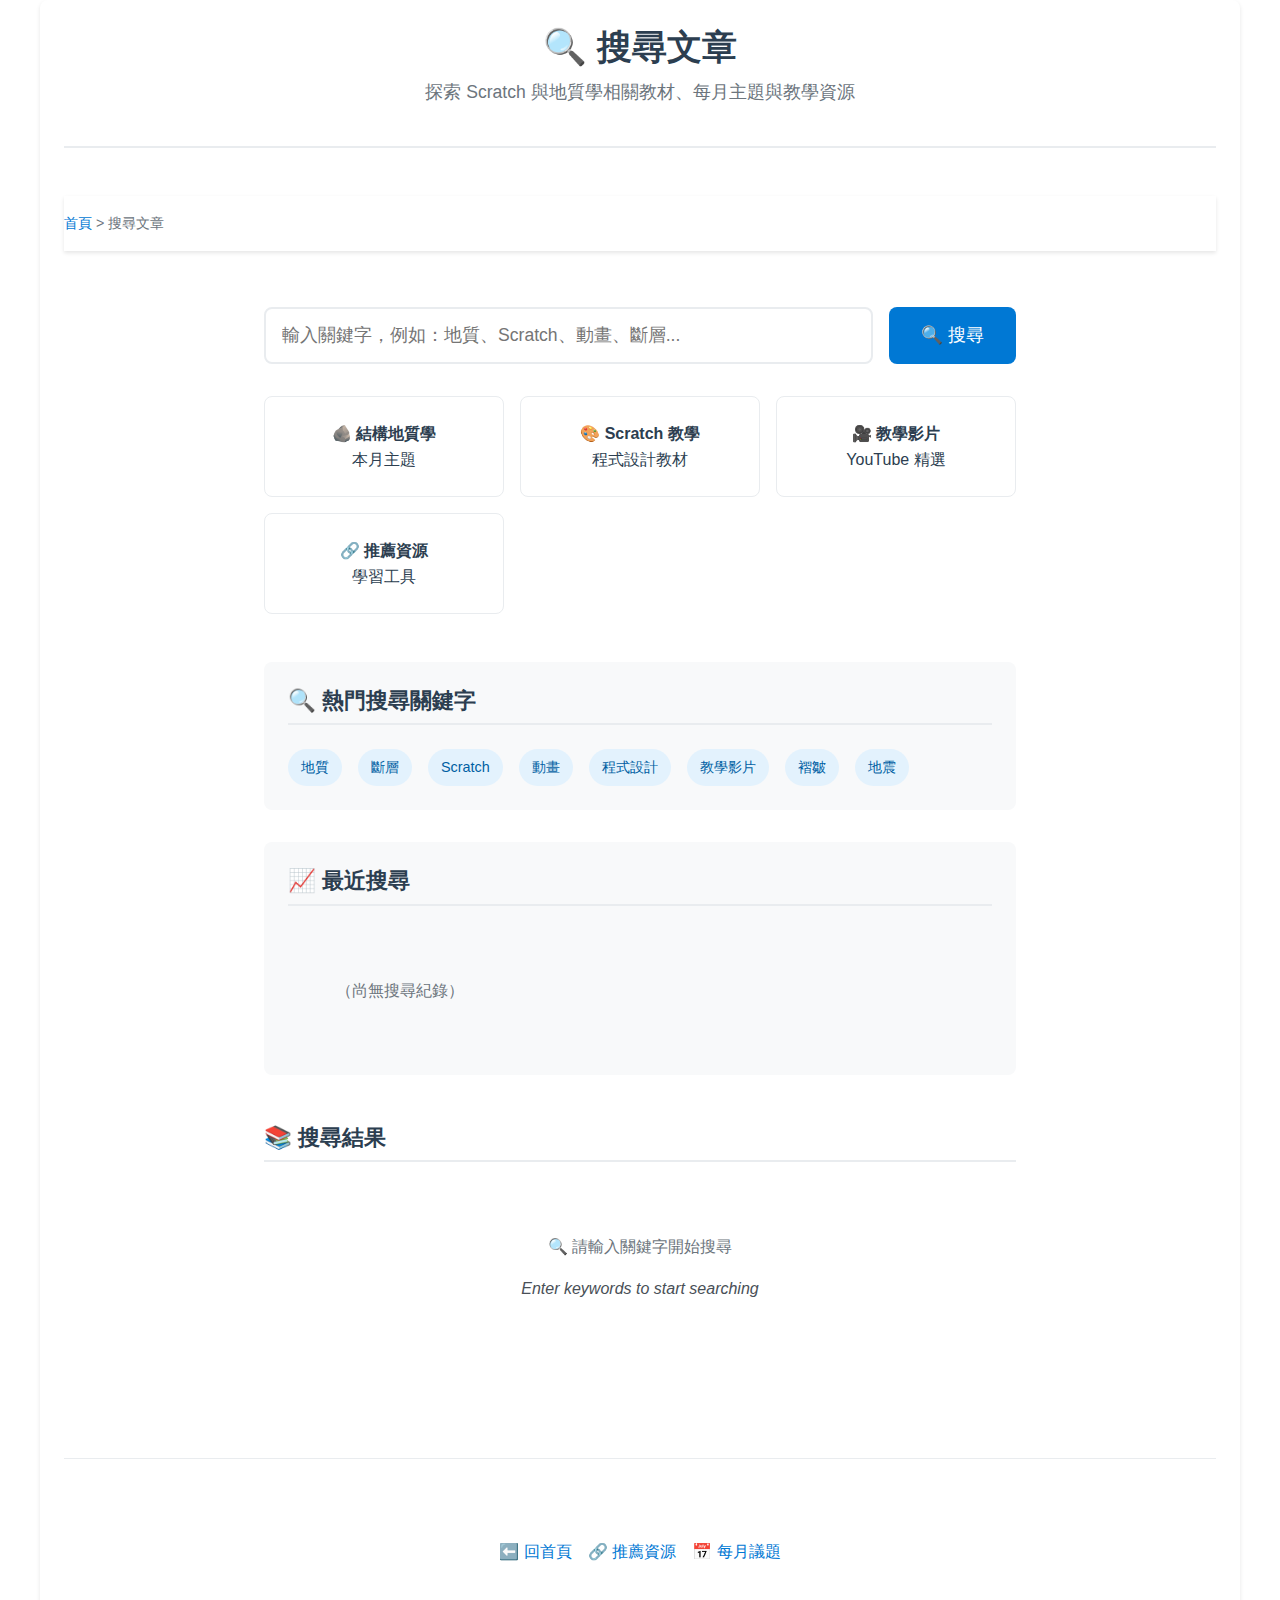
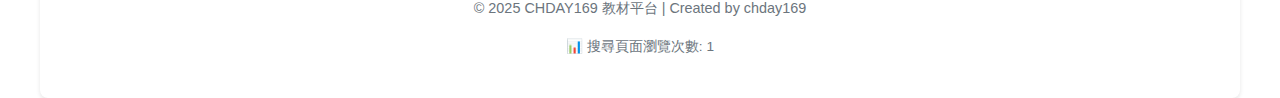
<file: search.html>
<!DOCTYPE html>
<html lang="zh-Hant">
<head>
  <meta charset="UTF-8">
  <meta name="viewport" content="width=device-width, initial-scale=1.0">
  <title>🔍 搜尋文章 | CHDAY169 教材平台搜尋功能</title>
  <link href="assets/style.css" rel="stylesheet">
  <script src="assets/script.js"></script>
  <style>
    .search-container {
      max-width: 800px;
      margin: 0 auto;
      padding: var(--space-md);
    }

    .search-form {
      display: flex;
      gap: var(--space-sm);
      margin-bottom: var(--space-lg);
      flex-wrap: wrap;
    }

    #searchInput {
      flex: 1;
      min-width: 250px;
      padding: var(--space-sm);
      font-size: 1.1rem;
      border: 2px solid var(--border-color);
      border-radius: var(--radius-medium);
      transition: border-color 0.3s ease;
    }

    #searchInput:focus {
      outline: none;
      border-color: var(--primary-color);
      box-shadow: 0 0 0 3px rgba(0, 120, 212, 0.1);
    }

    .search-btn {
      padding: var(--space-sm) var(--space-lg);
      font-size: 1.1rem;
      background-color: var(--primary-color);
      color: white;
      border: none;
      border-radius: var(--radius-medium);
      cursor: pointer;
      transition: all 0.3s ease;
      white-space: nowrap;
    }

    .search-btn:hover {
      background-color: var(--primary-dark);
      transform: translateY(-2px);
    }

    .search-sections {
      margin: var(--space-xl) 0;
    }

    .section-title {
      color: var(--text-dark);
      margin-bottom: var(--space-md);
      padding-bottom: var(--space-xs);
      border-bottom: 2px solid var(--border-color);
    }

    .keywords-container {
      background: var(--bg-light);
      padding: var(--space-md);
      border-radius: var(--radius-medium);
      margin-bottom: var(--space-lg);
    }

    .keywords-grid {
      display: flex;
      flex-wrap: wrap;
      gap: var(--space-sm);
      margin-top: var(--space-sm);
    }

    .keyword-tag {
      background: var(--primary-light);
      color: var(--primary-dark);
      padding: 6px 12px;
      border-radius: 20px;
      font-size: 0.9rem;
      cursor: pointer;
      transition: all 0.3s ease;
      border: 1px solid transparent;
    }

    .keyword-tag:hover {
      background: var(--primary-color);
      color: white;
      transform: translateY(-2px);
    }

    .results-container {
      min-height: 200px;
    }

    .result-item {
      background: var(--bg-white);
      border: 1px solid var(--border-color);
      border-radius: var(--radius-medium);
      padding: var(--space-md);
      margin-bottom: var(--space-sm);
      transition: all 0.3s ease;
    }

    .result-item:hover {
      transform: translateY(-2px);
      box-shadow: var(--shadow-medium);
      border-color: var(--primary-color);
    }

    .result-item a {
      font-size: 1.2rem;
      font-weight: 600;
      color: var(--text-dark);
      text-decoration: none;
      display: block;
      margin-bottom: var(--space-xs);
    }

    .result-item a:hover {
      color: var(--primary-color);
      text-decoration: underline;
    }

    .result-description {
      color: var(--text-medium);
      line-height: 1.5;
      margin-bottom: var(--space-xs);
    }

    .result-meta {
      display: flex;
      gap: var(--space-md);
      font-size: 0.85rem;
      color: var(--text-light);
    }

    .result-type {
      background: var(--bg-light);
      padding: 2px 8px;
      border-radius: 4px;
    }

    .no-results {
      text-align: center;
      padding: var(--space-xl);
      color: var(--text-light);
    }

    .search-stats {
      text-align: center;
      margin: var(--space-md) 0;
      color: var(--text-light);
      font-size: 0.9rem;
    }

    .quick-links {
      display: grid;
      grid-template-columns: repeat(auto-fit, minmax(200px, 1fr));
      gap: var(--space-sm);
      margin: var(--space-lg) 0;
    }

    .quick-link {
      background: var(--bg-white);
      border: 1px solid var(--border-color);
      border-radius: var(--radius-medium);
      padding: var(--space-md);
      text-align: center;
      text-decoration: none;
      color: var(--text-dark);
      transition: all 0.3s ease;
    }

    .quick-link:hover {
      background: var(--primary-light);
      border-color: var(--primary-color);
      transform: translateY(-2px);
    }

    @media (max-width: 768px) {
      .search-form {
        flex-direction: column;
      }
      
      #searchInput {
        min-width: 100%;
      }
      
      .search-btn {
        width: 100%;
      }
      
      .result-meta {
        flex-direction: column;
        gap: var(--space-xs);
      }
    }
  </style>
</head>
<body class="container">
  <header class="page-header">
    <h1>🔍 搜尋文章</h1>
    <p class="subtitle">探索 Scratch 與地質學相關教材、每月主題與教學資源</p>
  </header>

  <nav class="breadcrumb">
    <a href="index.html">首頁</a> &gt; <span>搜尋文章</span>
  </nav>

  <main class="search-container">
    <section class="search-section">
      <form id="searchForm" class="search-form">
        <input type="text" id="searchInput" placeholder="輸入關鍵字，例如：地質、Scratch、動畫、斷層..." required>
        <button type="submit" class="search-btn">🔍 搜尋</button>
      </form>

      <!-- 快速連結 -->
      <div class="quick-links">
        <a href="monthly/oct2025.html" class="quick-link">
          <strong>🪨 結構地質學</strong>
          <div>本月主題</div>
        </a>
        <a href="viewer_scr.html" class="quick-link">
          <strong>🎨 Scratch 教學</strong>
          <div>程式設計教材</div>
        </a>
        <a href="youtube-videos.html" class="quick-link">  <!-- 修改這裡 -->
          <strong>🎥 教學影片</strong>
          <div>YouTube 精選</div>
        </a>
        <a href="resources.html" class="quick-link">
          <strong>🔗 推薦資源</strong>
          <div>學習工具</div>
        </a>
      </div>
    </section>

    <section class="search-sections">
      <div class="keywords-container">
        <h3 class="section-title">🔍 熱門搜尋關鍵字</h3>
        <div class="keywords-grid">
          <span class="keyword-tag" onclick="searchKeyword('地質')">地質</span>
          <span class="keyword-tag" onclick="searchKeyword('斷層')">斷層</span>
          <span class="keyword-tag" onclick="searchKeyword('Scratch')">Scratch</span>
          <span class="keyword-tag" onclick="searchKeyword('動畫')">動畫</span>
          <span class="keyword-tag" onclick="searchKeyword('程式設計')">程式設計</span>
          <span class="keyword-tag" onclick="searchKeyword('教學影片')">教學影片</span>
          <span class="keyword-tag" onclick="searchKeyword('褶皺')">褶皺</span>
          <span class="keyword-tag" onclick="searchKeyword('地震')">地震</span>
        </div>
      </div>

      <div class="keywords-container">
        <h3 class="section-title">📈 最近搜尋</h3>
        <div id="keywordList" class="keywords-grid">
          <span class="no-keywords">（尚無搜尋紀錄）</span>
        </div>
      </div>
    </section>

    <section class="results-section">
      <h3 class="section-title">📚 搜尋結果</h3>
      <div id="searchStats" class="search-stats"></div>
      <div id="searchResults" class="results-container">
        <div class="no-results">
          <p>🔍 請輸入關鍵字開始搜尋</p>
          <p class="english-text">Enter keywords to start searching</p>
        </div>
      </div>
    </section>
  </main>

  <footer class="page-footer">
    <div class="navigation-buttons">
      <a href="index.html" class="btn btn-primary">⬅️ 回首頁</a>
      <a href="resources.html" class="btn btn-secondary">🔗 推薦資源</a>
      <a href="monthly.html" class="btn btn-outline">📅 每月議題</a>
    </div>
    
    <div class="footer-info">
      <p>&copy; 2025 CHDAY169 教材平台 | Created by chday169</p>
      <p class="stats-info">📊 搜尋頁面瀏覽次數: <span id="views_search">0</span></p>
    </div>
  </footer>

  <script>
    // 搜尋資料庫
    const searchDatabase = [
      {
        title: "2025年10月｜結構地質學入門",
        url: "monthly/oct2025.html",
        description: "介紹斷層、褶皺、地層判讀與地震關係的地質學基礎知識，包含地質動畫解析與推薦教材。",
        keywords: ["地質", "斷層", "褶皺", "地震", "結構地質", "地層"],
        type: "每月主題",
        category: "地質科學"
      },
      {
        title: "Scratch 教材瀏覽器",
        url: "viewer_scr.html",
        description: "包含 Scratch V1A 系列教材與 PDF 閱讀功能，提供完整的程式設計學習資源。",
        keywords: ["Scratch", "程式設計", "教學", "教材", "動畫", "V1A"],
        type: "教材資源",
        category: "程式設計"
      },
      {
        title: "地質教材瀏覽器",
        url: "viewer_geo.html",
        description: "地質科學相關教材與學習資源，包含構造地質學與工程地質應用。",
        keywords: ["地質", "教材", "構造地質", "工程地質", "學習資源"],
        type: "教材資源",
        category: "地質科學"
      },
      {
        title: "YouTube 精選影片",
        url: "youtube-videos.html",  // 修改這裡
        description: "觀看地質與 Scratch 教學影片，包含 Geological V's rules 動畫解析。",
        keywords: ["影片", "YouTube", "教學", "動畫", "地質", "Scratch"],
        type: "多媒體",
        category: "教學影片"
      },
      {
        title: "推薦資源與合作資訊",
        url: "resources.html",
        description: "精選學習資源與教育合作機會，包含外部網站推薦與出版合作邀約。",
        keywords: ["資源", "合作", "學習", "出版", "教育"],
        type: "資源彙整",
        category: "學習資源"
      },
      {
        title: "我的出版品",
        url: "publications.html",
        description: "構造地質學、Excel在邊坡工程之應用、岩坡工程學等專業著作介紹。",
        keywords: ["出版", "著作", "地質", "工程", "Excel", "岩坡"],
        type: "出版作品",
        category: "學術成果"
      },
      {
        title: "關於作者",
        url: "about_me.html",
        description: "CHDAY169 的教學理念、專業背景與聯絡資訊介紹。",
        keywords: ["作者", "關於", "背景", "聯絡", "CHDAY169"],
        type: "個人資訊",
        category: "關於平台"
      }
    ];

    const searchForm = document.getElementById('searchForm');
    const searchInput = document.getElementById('searchInput');
    const keywordList = document.getElementById('keywordList');
    const searchResults = document.getElementById('searchResults');
    const searchStats = document.getElementById('searchStats');
    
    let recentKeywords = JSON.parse(localStorage.getItem('recentKeywords') || '[]');

    // 初始化最近搜尋顯示
    updateRecentKeywords();

    searchForm.addEventListener('submit', function (e) {
      e.preventDefault();
      const keyword = searchInput.value.trim();
      if (!keyword) return;

      performSearch(keyword);
    });

    function searchKeyword(keyword) {
      searchInput.value = keyword;
      performSearch(keyword);
    }

    function performSearch(keyword) {
      // 儲存最近搜尋
      if (!recentKeywords.includes(keyword)) {
        recentKeywords.unshift(keyword);
        if (recentKeywords.length > 8) recentKeywords.pop();
        localStorage.setItem('recentKeywords', JSON.stringify(recentKeywords));
        updateRecentKeywords();
      }

      // 執行搜尋
      const results = searchDatabase.filter(item => 
        item.keywords.some(kw => kw.toLowerCase().includes(keyword.toLowerCase())) ||
        item.title.toLowerCase().includes(keyword.toLowerCase()) ||
        item.description.toLowerCase().includes(keyword.toLowerCase())
      );

      displayResults(results, keyword);
      
      // 記錄搜尋統計
      recordSearch(keyword, results.length);
    }

    function updateRecentKeywords() {
      if (recentKeywords.length > 0) {
        keywordList.innerHTML = recentKeywords.map(k => 
          `<span class="keyword-tag" onclick="searchKeyword('${k}')">${k}</span>`
        ).join('');
      } else {
        keywordList.innerHTML = '<span class="no-keywords">（尚無搜尋紀錄）</span>';
      }
    }

    function displayResults(results, keyword) {
      if (results.length === 0) {
        searchResults.innerHTML = `
          <div class="no-results">
            <p>❌ 找不到與「<strong>${keyword}</strong>」相關的內容</p>
            <p>建議嘗試其他關鍵字，或瀏覽我們的 <a href="resources.html">推薦資源</a></p>
          </div>`;
        searchStats.innerHTML = `找到 0 個結果`;
      } else {
        searchStats.innerHTML = `找到 ${results.length} 個相關結果`;
        searchResults.innerHTML = results.map(item => `
          <div class="result-item">
            <a href="${item.url}">${item.title}</a>
            <p class="result-description">${item.description}</p>
            <div class="result-meta">
              <span class="result-type">${item.type}</span>
              <span class="result-category">${item.category}</span>
            </div>
          </div>
        `).join('');
      }
    }

    function recordSearch(keyword, resultCount) {
      // 這裡可以記錄搜尋統計到 localStorage 或後端
      console.log(`搜尋: ${keyword}, 結果: ${resultCount} 筆`);
    }

    // 載入瀏覽次數統計
    document.addEventListener('DOMContentLoaded', function() {
      const views = localStorage.getItem('views_search') || '0';
      document.getElementById('views_search').textContent = views;
      
      if (typeof autoCountView === 'function') {
        autoCountView('search');
      }
    });
  </script>
</body>
</html>
</file>
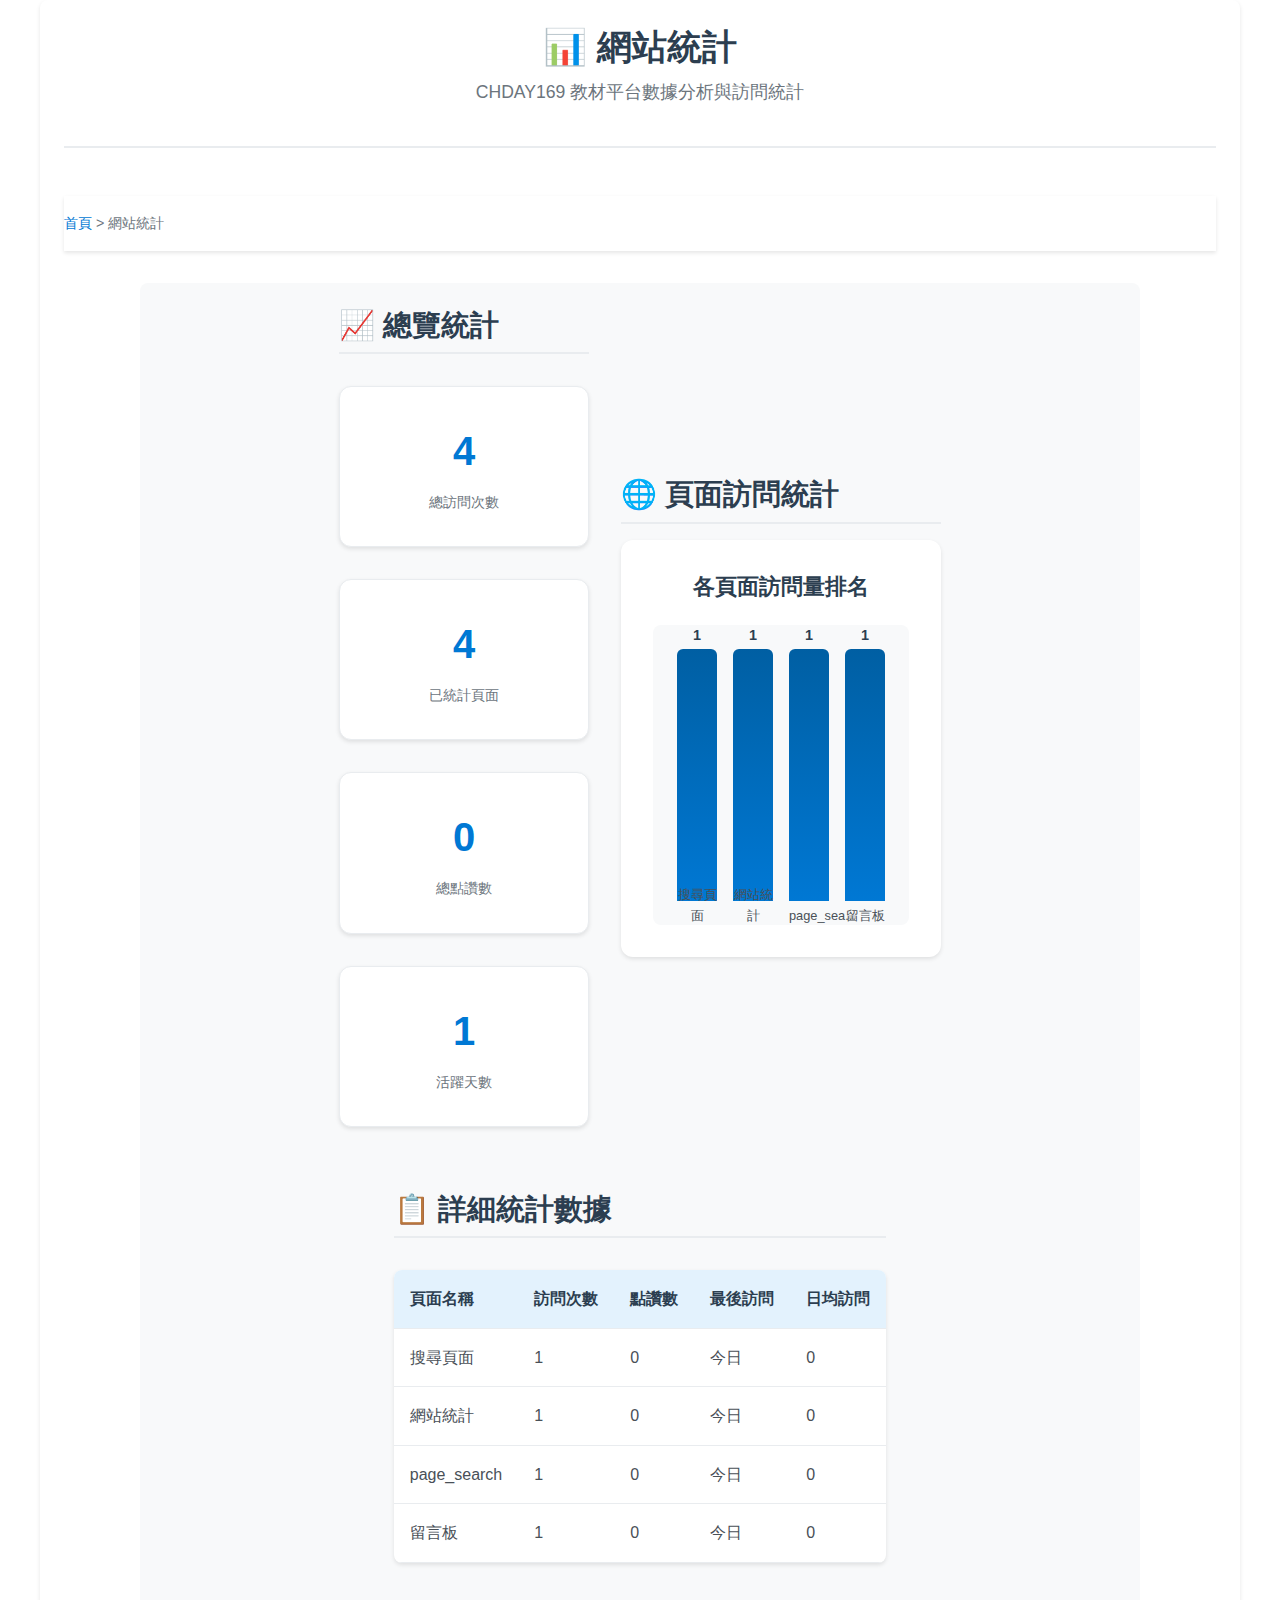
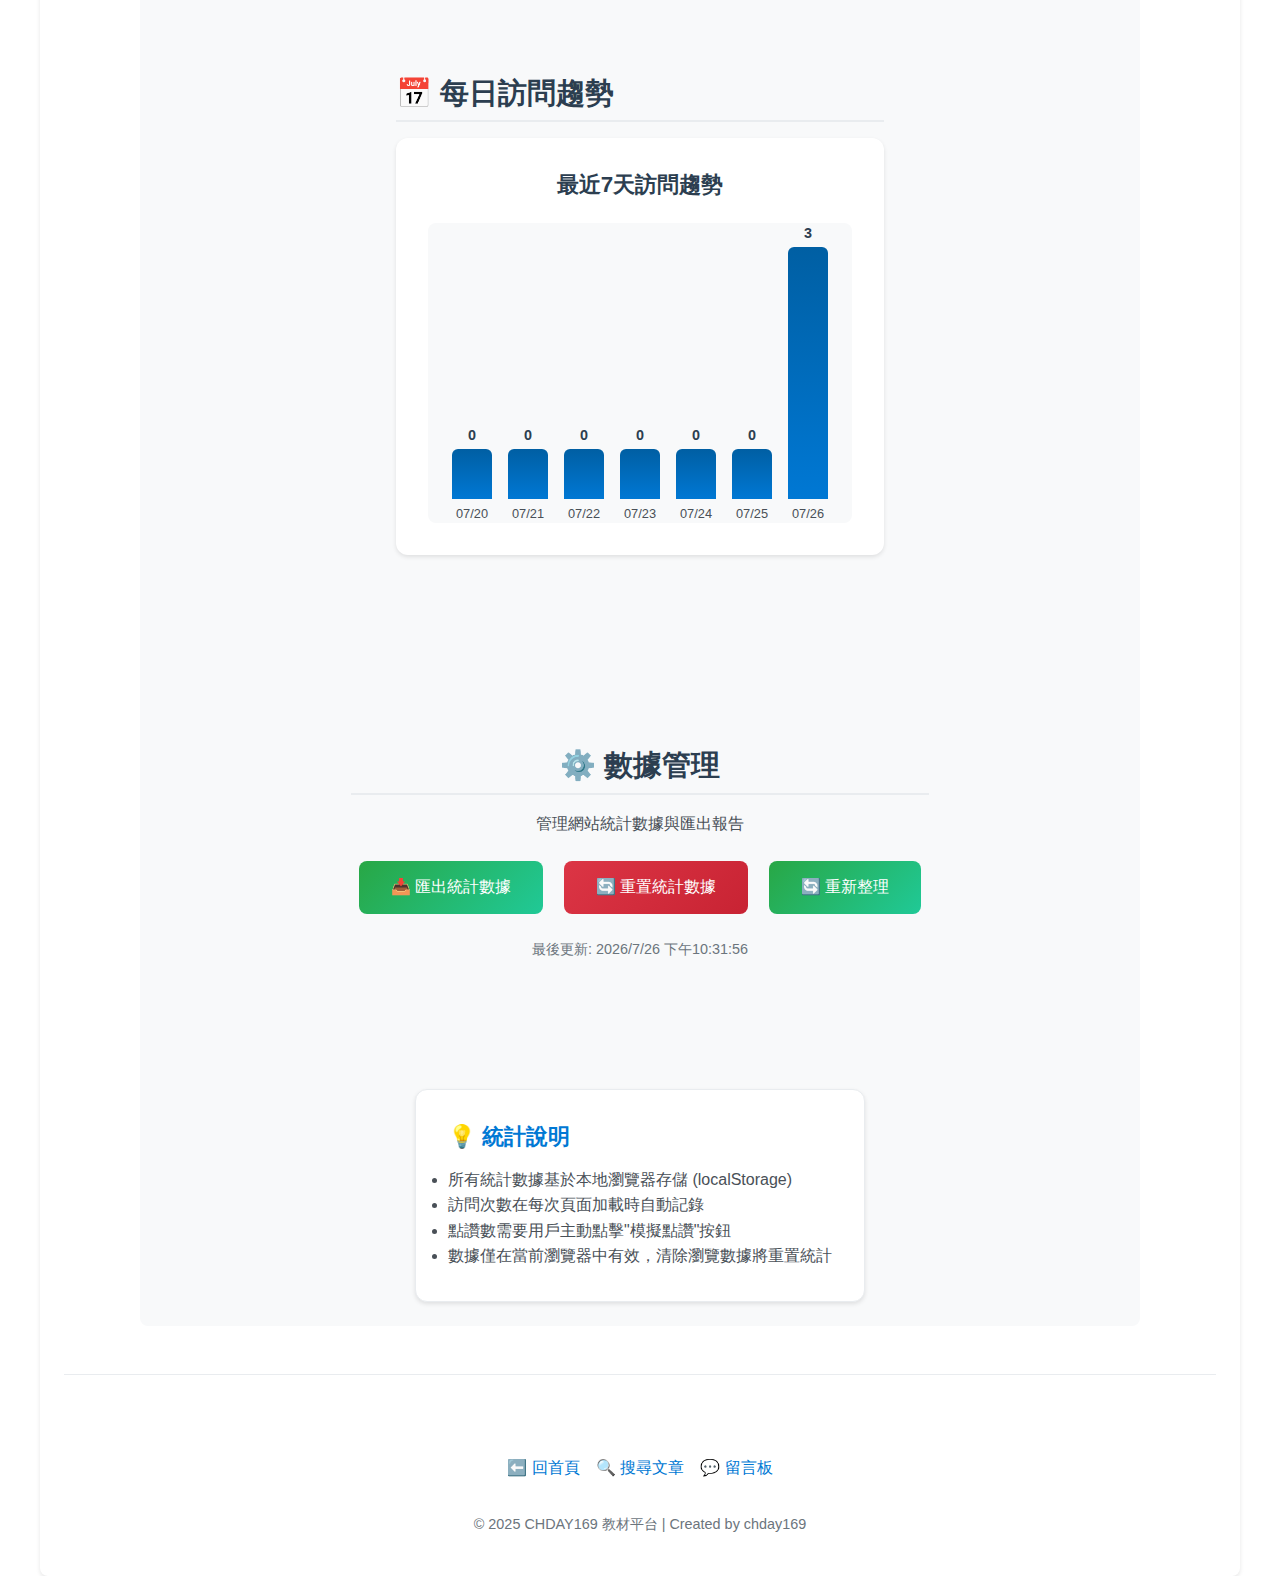
<file: stats.html>
<!DOCTYPE html>
<html lang="zh-Hant">
<head>
  <meta charset="UTF-8">
  <meta name="viewport" content="width=device-width, initial-scale=1.0">
  <title>📊 網站統計 | CHDAY169 教材平台數據分析</title>
  <link href="assets/style.css" rel="stylesheet">
  <script src="assets/script.js"></script>
  <style>
    .stats-container {
      max-width: 1000px;
      margin: 0 auto;
      padding: var(--space-md);
    }

    .stats-grid {
      display: grid;
      grid-template-columns: repeat(auto-fit, minmax(250px, 1fr));
      gap: var(--space-lg);
      margin: var(--space-lg) 0;
    }

    .stat-card {
      background: var(--bg-white);
      border-radius: var(--radius-large);
      padding: var(--space-lg);
      box-shadow: var(--shadow-light);
      border: 1px solid var(--border-color);
      text-align: center;
      transition: transform 0.3s ease;
    }

    .stat-card:hover {
      transform: translateY(-5px);
    }

    .stat-number {
      font-size: 2.5rem;
      font-weight: bold;
      color: var(--primary-color);
      margin-bottom: var(--space-xs);
    }

    .stat-label {
      color: var(--text-light);
      font-size: 0.9rem;
    }

    .charts-section {
      margin: var(--space-xl) 0;
    }

    .chart-container {
      background: var(--bg-white);
      border-radius: var(--radius-large);
      padding: var(--space-lg);
      box-shadow: var(--shadow-light);
      margin-bottom: var(--space-lg);
    }

    .chart-title {
      color: var(--text-dark);
      margin-bottom: var(--space-md);
      text-align: center;
    }

    .chart {
      height: 300px;
      background: var(--bg-light);
      border-radius: var(--radius-medium);
      display: flex;
      align-items: flex-end;
      justify-content: space-around;
      padding: var(--space-md);
      gap: var(--space-sm);
    }

    .bar {
      background: linear-gradient(to top, var(--primary-color), var(--primary-dark));
      border-radius: var(--radius-small) var(--radius-small) 0 0;
      position: relative;
      flex: 1;
      transition: all 0.3s ease;
      min-width: 40px;
    }

    .bar:hover {
      opacity: 0.8;
      transform: scale(1.05);
    }

    .bar-label {
      position: absolute;
      bottom: -25px;
      left: 0;
      right: 0;
      text-align: center;
      font-size: 0.8rem;
      color: var(--text-medium);
    }

    .bar-value {
      position: absolute;
      top: -25px;
      left: 0;
      right: 0;
      text-align: center;
      font-size: 0.9rem;
      font-weight: bold;
      color: var(--text-dark);
    }

    .stats-table {
      width: 100%;
      border-collapse: collapse;
      margin: var(--space-lg) 0;
      background: var(--bg-white);
      border-radius: var(--radius-medium);
      overflow: hidden;
      box-shadow: var(--shadow-light);
    }

    .stats-table th,
    .stats-table td {
      padding: var(--space-sm);
      text-align: left;
      border-bottom: 1px solid var(--border-color);
    }

    .stats-table th {
      background: var(--primary-light);
      color: var(--text-dark);
      font-weight: 600;
    }

    .stats-table tr:hover {
      background: var(--bg-light);
    }

    .admin-controls {
      background: var(--bg-light);
      border-radius: var(--radius-large);
      padding: var(--space-lg);
      margin: var(--space-xl) 0;
      text-align: center;
    }

    .export-btn {
      background: linear-gradient(135deg, #28a745, #20c997);
      color: white;
      border: none;
      padding: var(--space-sm) var(--space-lg);
      border-radius: var(--radius-medium);
      cursor: pointer;
      font-size: 1rem;
      margin: 0 var(--space-xs);
      transition: all 0.3s ease;
    }

    .export-btn:hover {
      transform: translateY(-2px);
      box-shadow: var(--shadow-medium);
    }

    .reset-btn {
      background: linear-gradient(135deg, #dc3545, #c82333);
      color: white;
      border: none;
      padding: var(--space-sm) var(--space-lg);
      border-radius: var(--radius-medium);
      cursor: pointer;
      font-size: 1rem;
      margin: 0 var(--space-xs);
      transition: all 0.3s ease;
    }

    .reset-btn:hover {
      transform: translateY(-2px);
      box-shadow: var(--shadow-medium);
    }

    .last-updated {
      text-align: center;
      color: var(--text-light);
      font-size: 0.9rem;
      margin-top: var(--space-md);
    }

    .no-data {
      text-align: center;
      padding: var(--space-xl);
      color: var(--text-light);
    }

    @media (max-width: 768px) {
      .stats-grid {
        grid-template-columns: 1fr;
      }
      
      .chart {
        flex-direction: column;
        height: auto;
        align-items: center;
      }
      
      .bar {
        width: 80%;
        height: 40px;
        margin-bottom: var(--space-lg);
      }
      
      .bar-label {
        bottom: -20px;
      }
      
      .bar-value {
        top: -20px;
      }
    }
  </style>
</head>
<body class="container">
  <header class="page-header">
    <h1>📊 網站統計</h1>
    <p class="subtitle">CHDAY169 教材平台數據分析與訪問統計</p>
  </header>

  <nav class="breadcrumb">
    <a href="index.html">首頁</a> &gt; <span>網站統計</span>
  </nav>

  <main class="stats-container">
    <!-- 總覽統計 -->
    <section class="overview-section">
      <h2>📈 總覽統計</h2>
      <div class="stats-grid">
        <div class="stat-card">
          <div class="stat-number" id="totalVisits">0</div>
          <div class="stat-label">總訪問次數</div>
        </div>
        <div class="stat-card">
          <div class="stat-number" id="totalPages">0</div>
          <div class="stat-label">已統計頁面</div>
        </div>
        <div class="stat-card">
          <div class="stat-number" id="totalLikes">0</div>
          <div class="stat-label">總點讚數</div>
        </div>
        <div class="stat-card">
          <div class="stat-number" id="activeDays">0</div>
          <div class="stat-label">活躍天數</div>
        </div>
      </div>
    </section>

    <!-- 頁面訪問統計 -->
    <section class="charts-section">
      <h2>🌐 頁面訪問統計</h2>
      <div class="chart-container">
        <h3 class="chart-title">各頁面訪問量排名</h3>
        <div class="chart" id="pageViewsChart">
          <!-- 動態生成柱狀圖 -->
        </div>
      </div>
    </section>

    <!-- 詳細數據表格 -->
    <section class="table-section">
      <h2>📋 詳細統計數據</h2>
      <table class="stats-table">
        <thead>
          <tr>
            <th>頁面名稱</th>
            <th>訪問次數</th>
            <th>點讚數</th>
            <th>最後訪問</th>
            <th>日均訪問</th>
          </tr>
        </thead>
        <tbody id="statsTableBody">
          <!-- 動態生成表格數據 -->
        </tbody>
      </table>
    </section>

    <!-- 每日訪問趨勢 -->
    <section class="charts-section">
      <h2>📅 每日訪問趨勢</h2>
      <div class="chart-container">
        <h3 class="chart-title">最近7天訪問趨勢</h3>
        <div class="chart" id="dailyTrendsChart">
          <!-- 動態生成趨勢圖 -->
        </div>
      </div>
    </section>

    <!-- 管理員控制 -->
    <section class="admin-controls">
      <h2>⚙️ 數據管理</h2>
      <p>管理網站統計數據與匯出報告</p>
      <div style="margin: var(--space-md) 0;">
        <button class="export-btn" onclick="exportStats()">📥 匯出統計數據</button>
        <button class="reset-btn" onclick="adminLogin()">🔄 重置統計數據</button>
        <button class="export-btn" onclick="refreshStats()">🔄 重新整理</button>
      </div>
      <p class="last-updated">最後更新: <span id="lastUpdated">-</span></p>
    </section>

    <!-- 數據說明 -->
    <section class="info-section">
      <div class="info-card">
        <h3>💡 統計說明</h3>
        <ul>
          <li>所有統計數據基於本地瀏覽器存儲 (localStorage)</li>
          <li>訪問次數在每次頁面加載時自動記錄</li>
          <li>點讚數需要用戶主動點擊"模擬點讚"按鈕</li>
          <li>數據僅在當前瀏覽器中有效，清除瀏覽數據將重置統計</li>
        </ul>
      </div>
    </section>
  </main>

  <footer class="page-footer">
    <div class="navigation-buttons">
      <a href="index.html" class="btn btn-primary">⬅️ 回首頁</a>
      <a href="search.html" class="btn btn-secondary">🔍 搜尋文章</a>
      <a href="comments.html" class="btn btn-outline">💬 留言板</a>
    </div>
    
    <div class="footer-info">
      <p>&copy; 2025 CHDAY169 教材平台 | Created by chday169</p>
    </div>
  </footer>

  <script>
    // 統計數據處理
    document.addEventListener('DOMContentLoaded', function() {
      loadStats();
      updateLastUpdated();
    });

    function loadStats() {
      // 計算總訪問次數
      const totalVisits = calculateTotalVisits();
      document.getElementById('totalVisits').textContent = totalVisits.toLocaleString();

      // 計算總頁面數
      const pageCount = Object.keys(localStorage).filter(k => k.startsWith('views_')).length;
      document.getElementById('totalPages').textContent = pageCount;

      // 計算總點讚數
      const totalLikes = calculateTotalLikes();
      document.getElementById('totalLikes').textContent = totalLikes.toLocaleString();

      // 計算活躍天數
      const activeDays = calculateActiveDays();
      document.getElementById('activeDays').textContent = activeDays;

      // 生成頁面訪問圖表
      generatePageViewsChart();

      // 生成詳細數據表格
      generateStatsTable();

      // 生成每日趨勢圖
      generateDailyTrendsChart();
    }

    function calculateTotalVisits() {
      const keys = Object.keys(localStorage).filter(k => k.startsWith('views_'));
      return keys.reduce((sum, k) => sum + parseInt(localStorage.getItem(k) || '0'), 0);
    }

    function calculateTotalLikes() {
      const keys = Object.keys(localStorage).filter(k => k.startsWith('likes_'));
      return keys.reduce((sum, k) => sum + parseInt(localStorage.getItem(k) || '0'), 0);
    }

    function calculateActiveDays() {
      const dailyKeys = Object.keys(localStorage).filter(k => k.startsWith('daily_'));
      const dates = new Set();
      dailyKeys.forEach(key => {
        const date = key.split('_')[1]; // daily_YYYY-MM-DD_pageId
        if (date) dates.add(date);
      });
      return dates.size;
    }

    function generatePageViewsChart() {
      const chart = document.getElementById('pageViewsChart');
      chart.innerHTML = '';

      // 獲取所有頁面訪問數據
      const pageData = [];
      Object.keys(localStorage).forEach(key => {
        if (key.startsWith('views_')) {
          const pageId = key.replace('views_', '');
          const views = parseInt(localStorage.getItem(key) || '0');
          const pageName = getPageDisplayName(pageId);
          pageData.push({ name: pageName, views: views, id: pageId });
        }
      });

      // 按訪問量排序並取前8名
      pageData.sort((a, b) => b.views - a.views);
      const topPages = pageData.slice(0, 8);

      if (topPages.length === 0) {
        chart.innerHTML = '<div class="no-data">暫無訪問數據</div>';
        return;
      }

      // 計算最大訪問量用於比例計算
      const maxViews = Math.max(...topPages.map(p => p.views));

      topPages.forEach(page => {
        const barHeight = maxViews > 0 ? (page.views / maxViews) * 80 + 20 : 20;
        const bar = document.createElement('div');
        bar.className = 'bar';
        bar.style.height = `${barHeight}%`;
        bar.title = `${page.name}: ${page.views} 次訪問`;

        const value = document.createElement('div');
        value.className = 'bar-value';
        value.textContent = page.views;

        const label = document.createElement('div');
        label.className = 'bar-label';
        label.textContent = page.name.length > 8 ? page.name.substring(0, 8) + '...' : page.name;

        bar.appendChild(value);
        bar.appendChild(label);
        chart.appendChild(bar);
      });
    }

    function generateStatsTable() {
      const tableBody = document.getElementById('statsTableBody');
      tableBody.innerHTML = '';

      const pageData = [];
      Object.keys(localStorage).forEach(key => {
        if (key.startsWith('views_')) {
          const pageId = key.replace('views_', '');
          const views = parseInt(localStorage.getItem(key) || '0');
          const likes = parseInt(localStorage.getItem(`likes_${pageId}`) || '0');
          const pageName = getPageDisplayName(pageId);
          
          // 計算日均訪問（簡單估算）
          const dailyAvg = Math.round(views / 30); // 假設30天

          pageData.push({
            name: pageName,
            views: views,
            likes: likes,
            dailyAvg: dailyAvg,
            lastVisit: getLastVisit(pageId)
          });
        }
      });

      // 按訪問量排序
      pageData.sort((a, b) => b.views - a.views);

      if (pageData.length === 0) {
        tableBody.innerHTML = '<tr><td colspan="5" class="no-data">暫無統計數據</td></tr>';
        return;
      }

      pageData.forEach(page => {
        const row = document.createElement('tr');
        row.innerHTML = `
          <td>${page.name}</td>
          <td>${page.views.toLocaleString()}</td>
          <td>${page.likes.toLocaleString()}</td>
          <td>${page.lastVisit}</td>
          <td>${page.dailyAvg.toLocaleString()}</td>
        `;
        tableBody.appendChild(row);
      });
    }

    function generateDailyTrendsChart() {
      const chart = document.getElementById('dailyTrendsChart');
      chart.innerHTML = '';

      // 獲取最近7天的數據
      const last7Days = getLast7Days();
      const dailyData = last7Days.map(day => {
        const dayViews = Object.keys(localStorage)
          .filter(key => key.includes(day))
          .reduce((sum, key) => sum + parseInt(localStorage.getItem(key) || '0'), 0);
        return { date: day, views: dayViews };
      });

      const maxViews = Math.max(...dailyData.map(d => d.views), 1);

      dailyData.forEach(day => {
        const barHeight = (day.views / maxViews) * 80 + 20;
        const bar = document.createElement('div');
        bar.className = 'bar';
        bar.style.height = `${barHeight}%`;
        bar.title = `${day.date}: ${day.views} 次訪問`;

        const value = document.createElement('div');
        value.className = 'bar-value';
        value.textContent = day.views;

        const label = document.createElement('div');
        label.className = 'bar-label';
        label.textContent = day.date.split('-').slice(1).join('/'); // 顯示 MM/DD

        bar.appendChild(value);
        bar.appendChild(label);
        chart.appendChild(bar);
      });
    }

    function getPageDisplayName(pageId) {
      const pageNames = {
        'v1a_home': '首頁',
        'about_me': '關於作者',
        'comments': '留言板',
        'stats': '網站統計',
        'search': '搜尋頁面',
        'resources': '推薦資源',
        'publications': '我的出版品',
        'viewer_scr': 'Scratch 教材',
        'viewer_geo': '地質教材',
        'youtube-videos': '教學影片',  // 修改這裡
        'monthly_oct2025': '10月地質主題'
      };
      return pageNames[pageId] || pageId;
    }

    function getLastVisit(pageId) {
      // 這裡可以實現更複雜的最後訪問時間跟踪
      return '今日';
    }

    function getLast7Days() {
      const days = [];
      for (let i = 6; i >= 0; i--) {
        const date = new Date();
        date.setDate(date.getDate() - i);
        days.push(date.toISOString().slice(0, 10));
      }
      return days;
    }

    function updateLastUpdated() {
      const now = new Date();
      document.getElementById('lastUpdated').textContent = now.toLocaleString('zh-TW');
    }

    function refreshStats() {
      loadStats();
      updateLastUpdated();
      alert('統計數據已更新！');
    }

    // 使用 script.js 中的函數
    function exportStats() {
      if (typeof window.exportStats === 'function') {
        window.exportStats();
      } else {
        alert('匯出功能暫不可用');
      }
    }

    function adminLogin() {
      if (typeof window.adminLogin === 'function') {
        window.adminLogin();
      } else {
        alert('管理功能暫不可用');
      }
    }
  </script>
</body>
</html>
</file>
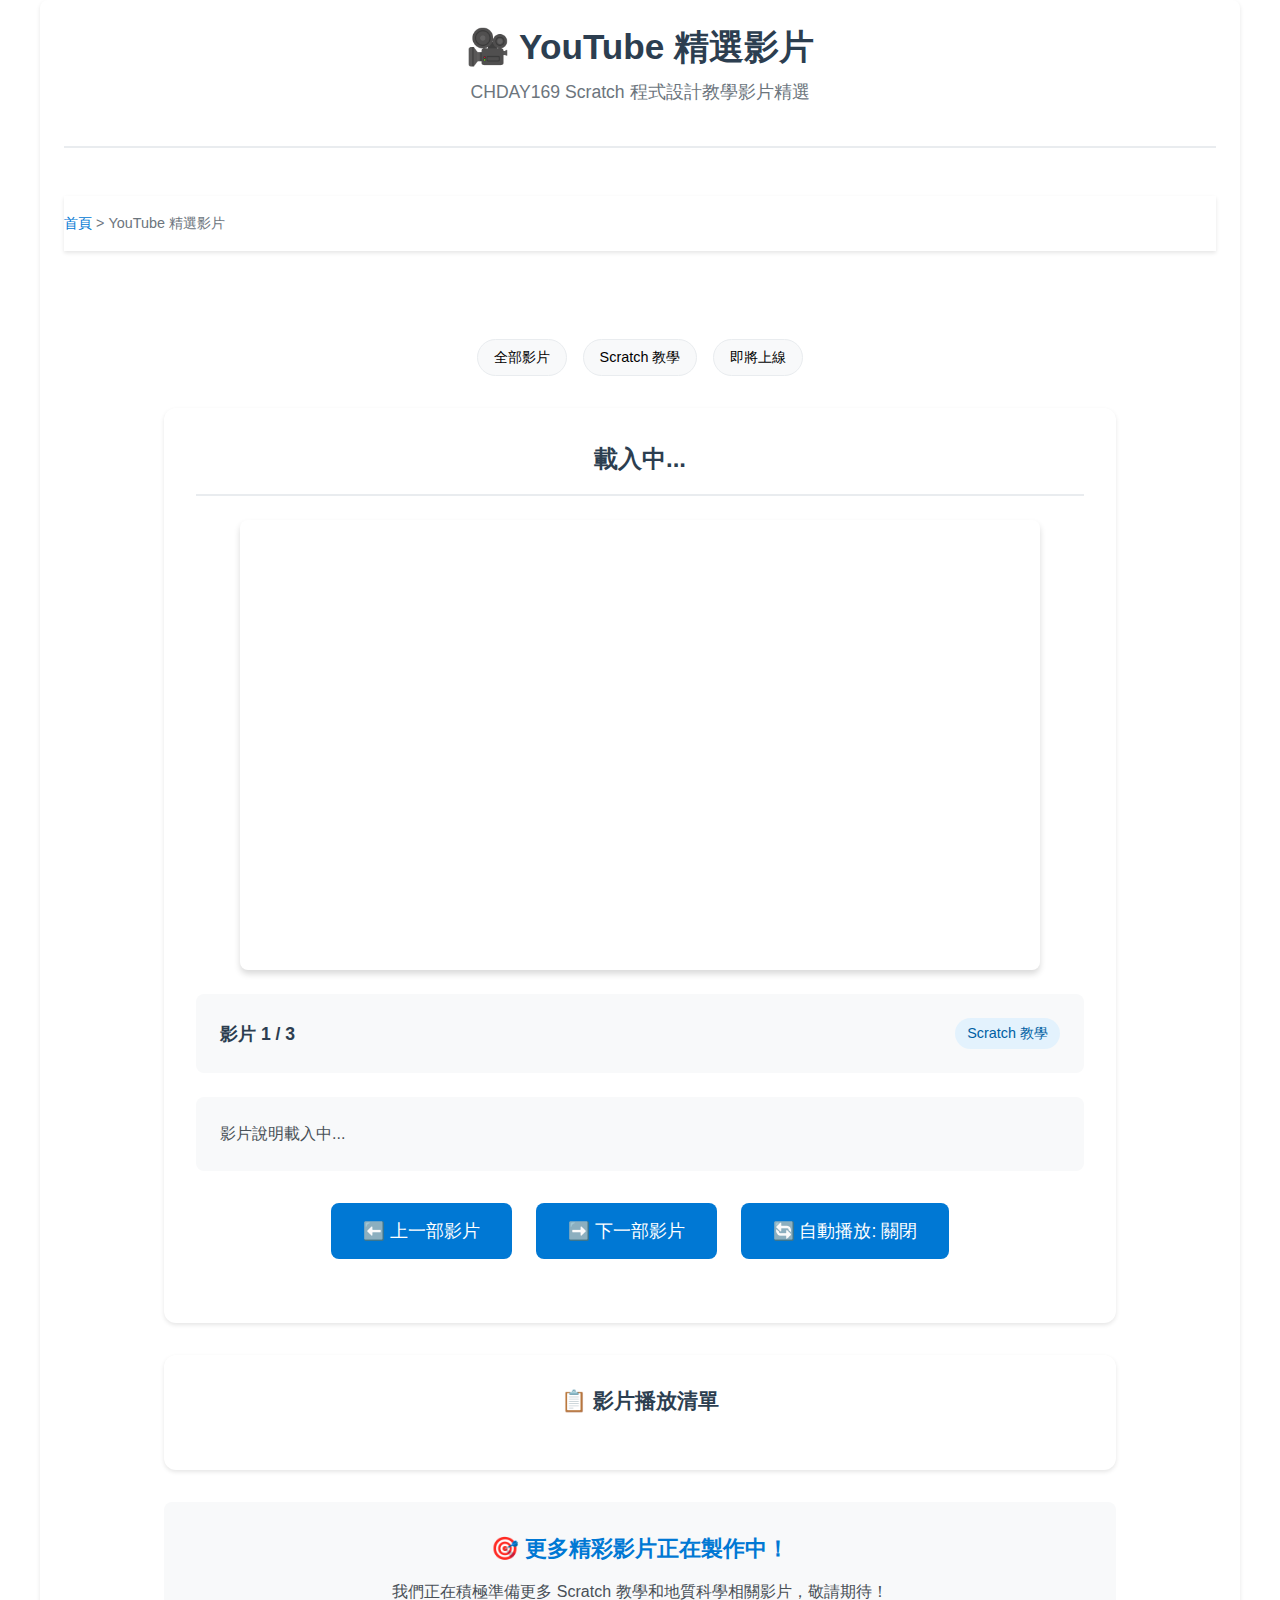
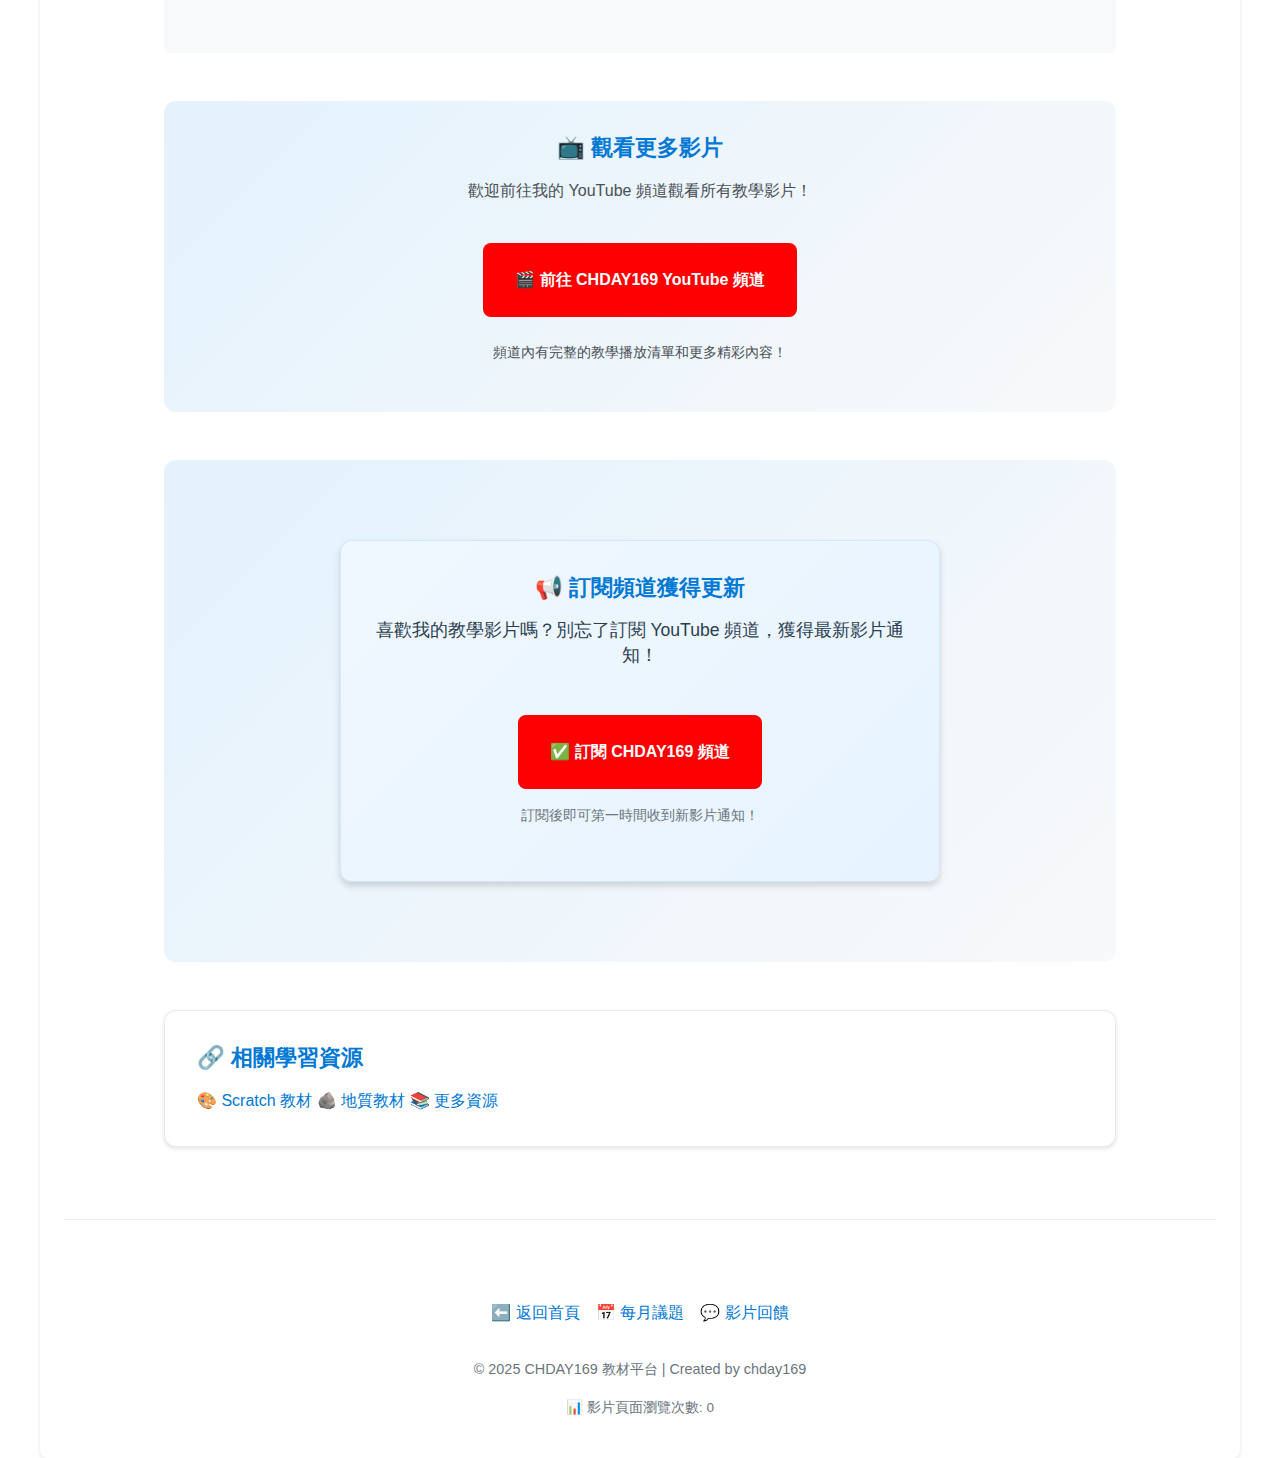
<file: youtube-videos.html>
<!DOCTYPE html>
<html lang="zh-Hant">
<head>
  <meta charset="UTF-8">
  <meta name="viewport" content="width=device-width, initial-scale=1.0">
  <title>🎥 YouTube 精選影片 | CHDAY169 教學影片精選</title>
  <link rel="stylesheet" href="assets/style.css">
  <style>
    .video-container {
      max-width: 1000px;
      margin: 0 auto;
      padding: var(--space-md);
    }

    .video-player-section {
      background: var(--bg-white);
      border-radius: var(--radius-large);
      padding: var(--space-lg);
      box-shadow: var(--shadow-light);
      margin-bottom: var(--space-lg);
      text-align: center;
    }

    .video-title {
      font-size: 1.5rem;
      font-weight: 600;
      color: var(--text-dark);
      margin-bottom: var(--space-md);
      padding-bottom: var(--space-sm);
      border-bottom: 2px solid var(--border-color);
    }

    .video-wrapper {
      position: relative;
      width: 100%;
      max-width: 800px;
      margin: 0 auto var(--space-md) auto;
      border-radius: var(--radius-medium);
      overflow: hidden;
      box-shadow: var(--shadow-medium);
    }

    .video-wrapper iframe {
      width: 100%;
      height: 450px;
      border: none;
      display: block;
    }

    .video-controls {
      display: flex;
      justify-content: center;
      align-items: center;
      gap: var(--space-md);
      margin: var(--space-lg) 0;
      flex-wrap: wrap;
    }

    .video-btn {
      padding: var(--space-sm) var(--space-lg);
      font-size: 1.1rem;
      background: var(--primary-color);
      color: white;
      border: none;
      border-radius: var(--radius-medium);
      cursor: pointer;
      transition: all 0.3s ease;
      display: flex;
      align-items: center;
      gap: var(--space-xs);
    }

    .video-btn:hover {
      background: var(--primary-dark);
      transform: translateY(-2px);
      box-shadow: var(--shadow-medium);
    }

    .video-btn:disabled {
      background: var(--text-light);
      cursor: not-allowed;
      transform: none;
      box-shadow: none;
    }

    .video-info {
      display: flex;
      justify-content: space-between;
      align-items: center;
      margin: var(--space-md) 0;
      padding: var(--space-md);
      background: var(--bg-light);
      border-radius: var(--radius-medium);
      flex-wrap: wrap;
      gap: var(--space-sm);
    }

    .video-counter {
      font-weight: 600;
      color: var(--text-dark);
      font-size: 1.1rem;
    }

    .video-category {
      background: var(--primary-light);
      color: var(--primary-dark);
      padding: 4px 12px;
      border-radius: 20px;
      font-size: 0.9rem;
      font-weight: 500;
    }

    .video-description {
      text-align: left;
      color: var(--text-medium);
      line-height: 1.6;
      margin: var(--space-md) 0;
      padding: var(--space-md);
      background: var(--bg-light);
      border-radius: var(--radius-medium);
    }

    .video-playlist {
      background: var(--bg-white);
      border-radius: var(--radius-large);
      padding: var(--space-lg);
      box-shadow: var(--shadow-light);
      margin-bottom: var(--space-lg);
    }

    .playlist-title {
      font-size: 1.3rem;
      font-weight: 600;
      color: var(--text-dark);
      margin-bottom: var(--space-md);
      text-align: center;
    }

    .playlist-grid {
      display: grid;
      grid-template-columns: repeat(auto-fit, minmax(300px, 1fr));
      gap: var(--space-md);
    }

    .playlist-item {
      background: var(--bg-light);
      border: 1px solid var(--border-color);
      border-radius: var(--radius-medium);
      padding: var(--space-md);
      cursor: pointer;
      transition: all 0.3s ease;
      display: flex;
      align-items: center;
      gap: var(--space-sm);
    }

    .playlist-item:hover {
      background: var(--primary-light);
      border-color: var(--primary-color);
      transform: translateY(-2px);
    }

    .playlist-item.active {
      background: var(--primary-color);
      color: white;
      border-color: var(--primary-color);
    }

    .playlist-item.coming-soon {
      opacity: 0.6;
      cursor: not-allowed;
      background: var(--bg-light);
    }

    .playlist-item.coming-soon:hover {
      transform: none;
      background: var(--bg-light);
      border-color: var(--border-color);
    }

    .playlist-thumbnail {
      width: 80px;
      height: 60px;
      background: var(--border-color);
      border-radius: var(--radius-small);
      display: flex;
      align-items: center;
      justify-content: center;
      font-size: 1.5rem;
      flex-shrink: 0;
    }

    .playlist-info {
      flex: 1;
    }

    .playlist-video-title {
      font-weight: 600;
      margin-bottom: 4px;
      font-size: 0.95rem;
    }

    .playlist-video-duration {
      font-size: 0.8rem;
      color: var(--text-light);
    }

    .coming-soon-badge {
      font-size: 0.7rem;
      color: var(--text-light);
      font-style: italic;
      margin-left: 8px;
    }

    .category-filter {
      display: flex;
      justify-content: center;
      gap: var(--space-sm);
      margin: var(--space-lg) 0;
      flex-wrap: wrap;
    }

    .category-btn {
      padding: 8px 16px;
      background: var(--bg-light);
      border: 1px solid var(--border-color);
      border-radius: 20px;
      cursor: pointer;
      transition: all 0.3s ease;
      font-size: 0.9rem;
    }

    .category-btn.active {
      background: var(--primary-color);
      color: white;
      border-color: var(--primary-color);
    }

    .subscribe-section {
      text-align: center;
      margin: var(--space-xl) 0;
      padding: var(--space-lg);
      background: linear-gradient(135deg, var(--primary-light), var(--bg-light));
      border-radius: var(--radius-large);
    }

    .channel-link {
      display: inline-block;
      margin-top: var(--space-md);
      padding: var(--space-md) var(--space-lg);
      background: #ff0000;
      color: white;
      text-decoration: none;
      border-radius: var(--radius-medium);
      font-weight: 600;
      transition: all 0.3s ease;
    }

    .channel-link:hover {
      background: #cc0000;
      transform: translateY(-2px);
      box-shadow: var(--shadow-medium);
    }

    .more-videos-notice {
      text-align: center;
      padding: var(--space-lg);
      background: var(--bg-light);
      border-radius: var(--radius-medium);
      margin: var(--space-lg) 0;
    }

    @media (max-width: 768px) {
      .video-wrapper iframe {
        height: 300px;
      }
      
      .video-controls {
        flex-direction: column;
      }
      
      .video-btn {
        width: 100%;
        justify-content: center;
      }
      
      .video-info {
        flex-direction: column;
        text-align: center;
      }
      
      .playlist-grid {
        grid-template-columns: 1fr;
      }
    }

    @media (max-width: 480px) {
      .video-wrapper iframe {
        height: 250px;
      }
      
      .video-title {
        font-size: 1.3rem;
      }
    }
  </style>
</head>
<body class="container">
  <header class="page-header">
    <h1>🎥 YouTube 精選影片</h1>
    <p class="subtitle">CHDAY169 Scratch 程式設計教學影片精選</p>
  </header>

  <nav class="breadcrumb">
    <a href="index.html">首頁</a> &gt; <span>YouTube 精選影片</span>
  </nav>

  <main class="video-container">
    <!-- 分類篩選 -->
    <div class="category-filter">
      <button class="category-btn active" onclick="filterVideos('all')">全部影片</button>
      <button class="category-btn" onclick="filterVideos('scratch')">Scratch 教學</button>
      <button class="category-btn" onclick="filterVideos('coming-soon')">即將上線</button>
    </div>

    <!-- 影片播放器區塊 -->
    <section class="video-player-section">
      <div class="video-title" id="video-title">載入中...</div>
      
      <div class="video-wrapper">
        <iframe id="video-player" width="560" height="315" src="" 
                frameborder="0" allow="accelerometer; autoplay; clipboard-write; encrypted-media; gyroscope; picture-in-picture" 
                allowfullscreen title="YouTube 教學影片">
        </iframe>
      </div>

      <div class="video-info">
        <div class="video-counter" id="video-counter">影片 1 / 3</div>
        <div class="video-category" id="video-category">Scratch 教學</div>
      </div>

      <div class="video-description" id="video-description">
        影片說明載入中...
      </div>

      <div class="video-controls">
        <button onclick="prevVideo()" class="video-btn" id="prev-btn">
          ⬅️ 上一部影片
        </button>
        <button onclick="nextVideo()" class="video-btn" id="next-btn">
          ➡️ 下一部影片
        </button>
        <button onclick="toggleAutoplay()" class="video-btn" id="autoplay-btn">
          🔄 自動播放: 關閉
        </button>
      </div>
    </section>

    <!-- 播放清單 -->
    <section class="video-playlist">
      <h3 class="playlist-title">📋 影片播放清單</h3>
      <div class="playlist-grid" id="playlist-grid">
        <!-- 播放清單項目會由 JavaScript 動態生成 -->
      </div>
    </section>

    <!-- 更多影片通知 -->
    <section class="more-videos-notice">
      <h3>🎯 更多精彩影片正在製作中！</h3>
      <p>我們正在積極準備更多 Scratch 教學和地質科學相關影片，敬請期待！</p>
    </section>

    <!-- 頻道連結區塊 -->
    <section class="subscribe-section">
      <h3>📺 觀看更多影片</h3>
      <p>歡迎前往我的 YouTube 頻道觀看所有教學影片！</p>
      <a href="https://www.youtube.com/@chday7919" target="_blank" class="channel-link">
        🎬 前往 CHDAY169 YouTube 頻道
      </a>
      <div style="margin-top: var(--space-md);">
        <p style="font-size: 0.9rem; color: var(--text-medium);">
          頻道內有完整的教學播放清單和更多精彩內容！
        </p>
      </div>
    </section>

    <!-- 訂閱區塊 -->
    <section class="subscribe-section">
      <div class="subscribe-box">
        <h3>📢 訂閱頻道獲得更新</h3>
        <p>喜歡我的教學影片嗎？別忘了訂閱 YouTube 頻道，獲得最新影片通知！</p>
        <a href="https://www.youtube.com/@chday7919?sub_confirmation=1" target="_blank" 
           class="channel-link" rel="noopener noreferrer">
          ✅ 訂閱 CHDAY169 頻道
        </a>
        <p style="margin-top: var(--space-sm); font-size: 0.9rem; color: var(--text-light);">
          訂閱後即可第一時間收到新影片通知！
        </p>
      </div>
    </section>

    <!-- 相關資源 -->
    <section class="resources-section">
      <div class="resource-card">
        <h3>🔗 相關學習資源</h3>
        <div class="resource-links">
          <a href="viewer_scr.html" class="btn btn-primary">🎨 Scratch 教材</a>
          <a href="viewer_geo.html" class="btn btn-secondary">🪨 地質教材</a>
          <a href="resources.html" class="btn btn-outline">📚 更多資源</a>
        </div>
      </div>
    </section>
  </main>

  <footer class="page-footer">
    <div class="navigation-buttons">
      <a href="index.html" class="btn btn-primary">⬅️ 返回首頁</a>
      <a href="monthly.html" class="btn btn-secondary">📅 每月議題</a>
      <a href="comments.html" class="btn btn-outline">💬 影片回饋</a>
    </div>
    
    <div class="footer-info">
      <p>&copy; 2025 CHDAY169 教材平台 | Created by chday169</p>
      <p class="stats-info">📊 影片頁面瀏覽次數: <span id="views_video">0</span></p>
    </div>
  </footer>

  <script>
    // 影片資料庫 - 只包含已完成的3部影片
    const videos = [
      {
        title: "Scratch動畫設計教學：他花歸去馬蹄香",
        url: "https://www.youtube.com/embed/aCZPHX13ZnE",
        category: "scratch",
        description: "學習如何使用 Scratch 創作優美的動畫效果，掌握角色移動與場景變換的程式設計技巧。本教學適合初學者，從基礎動畫概念到進階技巧全面講解。",
        duration: "15:30",
        thumbnail: "🎨",
        status: "ready"
      },
      {
        title: "Scratch電子鐘設計動畫教學",
        url: "https://www.youtube.com/embed/Aql3YLDG2a8",
        category: "scratch",
        description: "實作 Scratch 電子鐘專案，學習時間處理與數字顯示的程式邏輯設計。包含時鐘動畫、數字變換和時間計算等實用技巧。",
        duration: "12:45",
        thumbnail: "⏰",
        status: "ready"
      },
      {
        title: "Scratch多功能電子計算器設計動畫教學",
        url: "https://www.youtube.com/embed/j_eMTP5-lcA",
        category: "scratch",
        description: "建立功能完整的計算器專案，包含四則運算與進階數學函數實作。學習變數處理、條件判斷和函數設計等重要程式概念。",
        duration: "18:20",
        thumbnail: "🧮",
        status: "ready"
      },
      {
        title: "更多 Scratch 教學影片",
        url: "",
        category: "coming-soon",
        description: "我們正在準備更多精彩的 Scratch 教學內容，包含遊戲設計、動畫製作和程式邏輯等主題，敬請期待！",
        duration: "即將上線",
        thumbnail: "🚧",
        status: "coming-soon"
      },
      {
        title: "地質科學入門系列",
        url: "",
        category: "coming-soon",
        description: "地質科學教學影片正在籌備中，將包含岩石礦物、地質構造和野外調查等豐富內容。",
        duration: "籌備中",
        thumbnail: "🪨",
        status: "coming-soon"
      },
      {
        title: "動畫設計進階技巧",
        url: "",
        category: "coming-soon",
        description: "進階動畫設計教學，包含角色動畫、特效製作和故事敘事等專業技巧。",
        duration: "規劃中",
        thumbnail: "🎭",
        status: "coming-soon"
      }
    ];

    let currentIndex = 0;
    let filteredVideos = [];
    let autoplay = false;

    // 初始化
    document.addEventListener('DOMContentLoaded', function() {
      filterVideos('all');
      
      // 載入瀏覽次數
      const views = localStorage.getItem('views_video') || '0';
      document.getElementById('views_video').textContent = views;
      
      if (typeof autoCountView === 'function') {
        autoCountView('video');
      }
    });

    function loadVideo(index) {
      if (index < 0 || index >= filteredVideos.length) return;
      
      currentIndex = index;
      const video = filteredVideos[index];
      
      document.getElementById("video-title").textContent = video.title;
      
      // 如果是即將上線的影片，不載入 YouTube iframe
      if (video.status === "ready") {
        document.getElementById("video-player").src = video.url + (autoplay ? "?autoplay=1" : "");
      } else {
        document.getElementById("video-player").src = "";
      }
      
      document.getElementById("video-description").textContent = video.description;
      document.getElementById("video-counter").textContent = `影片 ${index + 1} / ${filteredVideos.length}`;
      document.getElementById("video-category").textContent = getCategoryName(video.category);
      
      updatePlaylist();
      updateControls();
    }

    function getCategoryName(category) {
      const categories = {
        'all': '全部影片',
        'scratch': 'Scratch 教學',
        'geology': '地質科學',
        'animation': '動畫設計',
        'coming-soon': '即將上線'
      };
      return categories[category] || category;
    }

    function prevVideo() {
      if (currentIndex > 0) {
        currentIndex--;
        loadVideo(currentIndex);
      }
    }

    function nextVideo() {
      if (currentIndex < filteredVideos.length - 1) {
        currentIndex++;
        loadVideo(currentIndex);
      }
    }

    function filterVideos(category) {
      // 更新按鈕狀態
      document.querySelectorAll('.category-btn').forEach(btn => {
        btn.classList.remove('active');
      });
      event.target.classList.add('active');

      if (category === 'all') {
        // 顯示所有影片，包括即將上線的
        filteredVideos = [...videos];
      } else if (category === 'scratch') {
        // 只顯示已準備好的 Scratch 影片
        filteredVideos = videos.filter(video => video.category === 'scratch' && video.status === 'ready');
      } else if (category === 'coming-soon') {
        // 顯示即將上線的影片
        filteredVideos = videos.filter(video => video.status === 'coming-soon');
      } else {
        filteredVideos = videos.filter(video => video.category === category && video.status === 'ready');
      }

      currentIndex = 0;
      if (filteredVideos.length > 0) {
        loadVideo(currentIndex);
      } else {
        showNoVideosMessage();
      }
    }

    function showNoVideosMessage() {
      document.getElementById("video-title").textContent = "暫無可用影片";
      document.getElementById("video-player").src = "";
      document.getElementById("video-description").textContent = "此分類目前沒有可播放的影片，請選擇其他分類或稍後再來。";
      document.getElementById("video-counter").textContent = `影片 0 / 0`;
      document.getElementById("video-category").textContent = "無影片";
      
      updatePlaylist();
      updateControls();
    }

    function updatePlaylist() {
      const playlistGrid = document.getElementById('playlist-grid');
      playlistGrid.innerHTML = '';

      filteredVideos.forEach((video, index) => {
        const item = document.createElement('div');
        
        if (video.status === "coming-soon") {
          item.className = 'playlist-item coming-soon';
          item.onclick = () => showComingSoonMessage();
        } else {
          item.className = `playlist-item ${index === currentIndex ? 'active' : ''}`;
          item.onclick = () => loadVideo(index);
        }
        
        item.innerHTML = `
          <div class="playlist-thumbnail">${video.thumbnail}</div>
          <div class="playlist-info">
            <div class="playlist-video-title">
              ${video.title}
              ${video.status === "coming-soon" ? '<span class="coming-soon-badge">(準備中)</span>' : ''}
            </div>
            <div class="playlist-video-duration">${video.duration} • ${getCategoryName(video.category)}</div>
          </div>
        `;
        
        playlistGrid.appendChild(item);
      });
    }

    function showComingSoonMessage() {
      alert("這部影片正在準備中，敬請期待！\n\n歡迎先前往我們的 YouTube 頻道觀看其他現有影片！");
    }

    function updateControls() {
      const prevBtn = document.getElementById('prev-btn');
      const nextBtn = document.getElementById('next-btn');
      
      if (prevBtn && nextBtn) {
        prevBtn.disabled = currentIndex === 0 || filteredVideos.length === 0;
        nextBtn.disabled = currentIndex === filteredVideos.length - 1 || filteredVideos.length === 0;
      }
    }

    function toggleAutoplay() {
      autoplay = !autoplay;
      document.getElementById('autoplay-btn').textContent = 
        `🔄 自動播放: ${autoplay ? '開啟' : '關閉'}`;
    }

    // 鍵盤快捷鍵支持
    document.addEventListener('keydown', function(event) {
      if (event.key === 'ArrowLeft') {
        prevVideo();
      } else if (event.key === 'ArrowRight') {
        nextVideo();
      } else if (event.key === ' ') {
        event.preventDefault();
        toggleAutoplay();
      }
    });

    // 點擊頻道連結時的事件
    document.addEventListener('click', function(e) {
      if (e.target.classList.contains('channel-link')) {
        // 可以在此添加統計代碼
        console.log('用戶點擊了頻道連結');
      }
    });
  </script>
</body>
</html>
</file>
<file: assets/style.css>
/* ===== 基础重置和变量定义 ===== */
* {
  margin: 0;
  padding: 0;
  box-sizing: border-box;
}

:root {
  /* 主色调 */
  --primary-color: #0078d4;
  --primary-dark: #005fa3;
  --primary-light: #e3f2fd;
  
  /* 专业主题色 */
  --scratch-color: #4a6fa5;
  --scratch-dark: #3a5a8c;
  --geo-color: #2c5530;
  --geo-dark: #1e3a23;
  --video-color: #cc0000;
  --video-dark: #990000;
  
  /* 文本颜色 */
  --text-dark: #2c3e50;
  --text-medium: #495057;
  --text-light: #6c757d;
  
  /* 背景颜色 */
  --bg-white: #ffffff;
  --bg-light: #f8f9fa;
  --bg-lighter: #f9f9f9;
  
  /* 边框和阴影 */
  --border-color: #e9ecef;
  --shadow-light: 0 2px 4px rgba(0,0,0,0.1);
  --shadow-medium: 0 4px 6px rgba(0,0,0,0.15);
  --shadow-heavy: 0 8px 15px rgba(0,0,0,0.15);
  
  /* 边框圆角 */
  --radius-small: 6px;
  --radius-medium: 8px;
  --radius-large: 12px;
  
  /* 间距 */
  --space-xs: 8px;
  --space-sm: 16px;
  --space-md: 24px;
  --space-lg: 32px;
  --space-xl: 48px;
}

/* ===== 基础样式 ===== */
body {
  font-family: 'Microsoft JhengHei', '微軟正黑體', Arial, sans-serif;
  line-height: 1.6;
  color: var(--text-medium);
  background-color: var(--bg-lighter);
}

body.container {
  max-width: 1200px;
  margin: 0 auto;
  padding: var(--space-md);
  background-color: var(--bg-white);
  box-shadow: var(--shadow-light);
  border-radius: var(--radius-medium);
  min-height: 100vh;
}

/* ===== 专业主题样式 ===== */
.scratch-theme {
  background: linear-gradient(135deg, var(--scratch-color), var(--scratch-dark));
  color: white;
  padding: var(--space-md);
  border-radius: var(--radius-large);
  margin-bottom: var(--space-lg);
}

.geo-theme {
  background: linear-gradient(135deg, var(--geo-color), var(--geo-dark));
  color: white;
  padding: var(--space-md);
  border-radius: var(--radius-large);
  margin-bottom: var(--space-lg);
}

.video-theme {
  background: linear-gradient(135deg, var(--video-color), var(--video-dark));
  color: white;
  padding: var(--space-md);
  border-radius: var(--radius-large);
  margin-bottom: var(--space-lg);
}

/* ===== 排版样式 ===== */
h1, h2, h3, h4, h5, h6 {
  color: var(--text-dark);
  margin-bottom: var(--space-sm);
  line-height: 1.3;
}

h1 {
  font-size: 2.2rem;
  font-weight: 700;
}

h2 {
  font-size: 1.8rem;
  font-weight: 600;
  border-bottom: 2px solid var(--border-color);
  padding-bottom: var(--space-xs);
}

h3 {
  font-size: 1.4rem;
  font-weight: 600;
  color: var(--primary-color);
}

p {
  margin-bottom: var(--space-sm);
}

/* ===== 链接样式 ===== */
a {
  color: var(--primary-color);
  text-decoration: none;
  transition: color 0.3s ease;
}

a:hover {
  color: var(--primary-dark);
  text-decoration: underline;
}

/* ===== 导航样式 ===== */
nav {
  background-color: var(--bg-white);
  box-shadow: var(--shadow-light);
  padding: var(--space-sm) 0;
  margin-bottom: var(--space-lg);
}

.nav-list {
  display: flex;
  flex-wrap: wrap;
  justify-content: center;
  list-style: none;
  max-width: 1200px;
  margin: 0 auto;
  padding: 0 var(--space-md);
}

.nav-link {
  display: block;
  padding: var(--space-xs) var(--space-sm);
  margin: var(--space-xs);
  text-decoration: none;
  color: var(--text-dark);
  border-radius: var(--radius-small);
  transition: all 0.3s ease;
  font-weight: 500;
}

.nav-link:hover {
  background-color: var(--primary-light);
  transform: translateY(-2px);
  text-decoration: none;
}

/* ===== 页面头部样式 ===== */
.page-header {
  text-align: center;
  margin-bottom: var(--space-xl);
  padding-bottom: var(--space-md);
  border-bottom: 2px solid var(--border-color);
}

.page-header h1 {
  color: var(--text-dark);
  margin-bottom: var(--space-xs);
}

.subtitle {
  color: var(--text-light);
  font-size: 1.1rem;
}

/* ===== 面包屑导航 ===== */
.breadcrumb {
  margin-bottom: var(--space-lg);
  font-size: 0.9rem;
  color: var(--text-light);
}

.breadcrumb a {
  color: var(--primary-color);
  text-decoration: none;
}

.breadcrumb a:hover {
  text-decoration: underline;
}

/* ===== 主要内容区域 ===== */
.main-content, .resources-content, .monthly-content, 
.video-container, .viewer-container, .stats-container,
.search-container, .publications-content {
  max-width: 1200px;
  margin: 0 auto;
  padding: var(--space-md);
}

/* ===== 查看器专用样式 ===== */
.viewer-content {
  display: grid;
  grid-template-columns: 320px 1fr;
  gap: var(--space-lg);
  margin-bottom: var(--space-xl);
}

.sidebar {
  background: var(--bg-white);
  border-radius: var(--radius-large);
  padding: var(--space-lg);
  box-shadow: var(--shadow-light);
  height: fit-content;
}

.viewer-main {
  background: var(--bg-white);
  border-radius: var(--radius-large);
  padding: var(--space-lg);
  box-shadow: var(--shadow-light);
}

/* PDF 查看器样式 */
.pdf-select {
  width: 100%;
  height: 350px;
  font-size: 0.95rem;
  border: 1px solid var(--border-color);
  border-radius: var(--radius-medium);
  padding: var(--space-xs);
  margin-bottom: var(--space-md);
  background: var(--bg-light);
}

.pdf-canvas-container {
  text-align: center;
  margin-bottom: var(--space-md);
  background: var(--bg-light);
  border-radius: var(--radius-medium);
  padding: var(--space-md);
}

#pdfCanvas {
  max-width: 100%;
  height: auto;
  border: 1px solid var(--border-color);
  border-radius: var(--radius-medium);
  box-shadow: var(--shadow-light);
  background: white;
}

/* 视频查看器样式 */
.video-player-section {
  background: var(--bg-white);
  border-radius: var(--radius-large);
  padding: var(--space-lg);
  box-shadow: var(--shadow-light);
  margin-bottom: var(--space-lg);
  text-align: center;
}

.video-wrapper {
  position: relative;
  width: 100%;
  max-width: 800px;
  margin: 0 auto var(--space-md) auto;
  border-radius: var(--radius-medium);
  overflow: hidden;
  box-shadow: var(--shadow-medium);
}

.video-wrapper iframe {
  width: 100%;
  height: 450px;
  border: none;
  display: block;
}

/* ===== 分类和筛选样式 ===== */
.category-filter, .level-filter {
  margin-bottom: var(--space-md);
}

.category-buttons, .level-buttons {
  display: flex;
  flex-wrap: wrap;
  gap: var(--space-xs);
  margin-bottom: var(--space-sm);
}

.category-btn, .level-btn {
  padding: 6px 12px;
  background: var(--bg-light);
  border: 1px solid var(--border-color);
  border-radius: 20px;
  font-size: 0.85rem;
  cursor: pointer;
  transition: all 0.3s ease;
}

.category-btn.active, .level-btn.active {
  background: var(--primary-color);
  color: white;
  border-color: var(--primary-color);
}

/* ===== 卡片样式 ===== */
.resource-card, .version-card, .collab-card, 
.monthly-card, .video-card, .publication-card,
.feature-card, .stat-card, .info-card {
  background: var(--bg-white);
  border-radius: var(--radius-large);
  padding: var(--space-lg);
  box-shadow: var(--shadow-light);
  border: 1px solid var(--border-color);
  transition: transform 0.3s ease, box-shadow 0.3s ease;
}

.resource-card:hover, .version-card:hover, .collab-card:hover, 
.monthly-card:hover, .publication-card:hover, .feature-card:hover {
  transform: translateY(-5px);
  box-shadow: var(--shadow-heavy);
}

/* ===== 网格布局 ===== */
.resource-grid, .version-grid, .collab-grid, 
.monthly-grid, .publications-grid, .geo-features,
.scratch-features, .stats-grid, .playlist-grid {
  display: grid;
  gap: var(--space-lg);
  margin-top: var(--space-md);
}

.resource-grid, .collab-grid {
  grid-template-columns: repeat(auto-fit, minmax(300px, 1fr));
}

.version-grid {
  grid-template-columns: repeat(auto-fit, minmax(250px, 1fr));
}

.monthly-grid, .publications-grid {
  grid-template-columns: repeat(auto-fit, minmax(350px, 1fr));
}

.geo-features, .scratch-features {
  grid-template-columns: repeat(auto-fit, minmax(200px, 1fr));
}

.stats-grid {
  grid-template-columns: repeat(auto-fit, minmax(250px, 1fr));
}

.playlist-grid {
  grid-template-columns: repeat(auto-fit, minmax(300px, 1fr));
}

/* ===== 每月議題卡片專用樣式 ===== */
.monthly-header, .publication-header {
  display: flex;
  justify-content: space-between;
  align-items: center;
  margin-bottom: var(--space-sm);
}

.month-badge, .publication-year {
  background: linear-gradient(135deg, var(--primary-color), var(--primary-dark));
  color: white;
  padding: var(--space-xs) var(--space-sm);
  border-radius: var(--radius-small);
  font-weight: 600;
  font-size: 0.9rem;
}

.publication-category {
  background-color: var(--primary-light);
  color: var(--primary-dark);
  padding: 4px var(--space-xs);
  border-radius: 12px;
  font-size: 0.75rem;
  font-weight: 600;
}

.status-badge {
  padding: 4px var(--space-xs);
  border-radius: 12px;
  font-size: 0.75rem;
  font-weight: 600;
}

.status-active {
  background-color: #d4edda;
  color: #155724;
}

.status-upcoming {
  background-color: #fff3cd;
  color: #856404;
}

.status-planning {
  background-color: #e2e3e5;
  color: #383d41;
}

.monthly-description, .publication-description {
  color: var(--text-medium);
  line-height: 1.5;
  margin-bottom: var(--space-sm);
}

.topic-tags {
  display: flex;
  flex-wrap: wrap;
  gap: var(--space-xs);
  margin: var(--space-sm) 0;
  list-style: none;
  padding: 0;
}

.tag {
  background-color: var(--primary-light);
  color: var(--primary-dark);
  padding: 4px var(--space-xs);
  border-radius: 12px;
  font-size: 0.8rem;
  font-weight: 500;
}

.monthly-actions, .publication-actions {
  display: flex;
  justify-content: space-between;
  align-items: center;
  margin-top: var(--space-md);
  padding-top: var(--space-sm);
  border-top: 1px solid var(--border-color);
}

.view-count, .release-date {
  font-size: 0.85rem;
  color: var(--text-light);
}

/* ===== 统计页面样式 ===== */
.stat-number {
  font-size: 2.5rem;
  font-weight: bold;
  color: var(--primary-color);
  margin-bottom: var(--space-xs);
}

.stat-label {
  color: var(--text-light);
  font-size: 0.9rem;
}

.chart-container {
  background: var(--bg-white);
  border-radius: var(--radius-large);
  padding: var(--space-lg);
  box-shadow: var(--shadow-light);
  margin-bottom: var(--space-lg);
}

.chart {
  height: 300px;
  background: var(--bg-light);
  border-radius: var(--radius-medium);
  display: flex;
  align-items: flex-end;
  justify-content: space-around;
  padding: var(--space-md);
  gap: var(--space-sm);
}

.bar {
  background: linear-gradient(to top, var(--primary-color), var(--primary-dark));
  border-radius: var(--radius-small) var(--radius-small) 0 0;
  position: relative;
  flex: 1;
  transition: all 0.3s ease;
  min-width: 40px;
}

.bar:hover {
  opacity: 0.8;
  transform: scale(1.05);
}

.bar-label {
  position: absolute;
  bottom: -25px;
  left: 0;
  right: 0;
  text-align: center;
  font-size: 0.8rem;
  color: var(--text-medium);
}

.bar-value {
  position: absolute;
  top: -25px;
  left: 0;
  right: 0;
  text-align: center;
  font-size: 0.9rem;
  font-weight: bold;
  color: var(--text-dark);
}

.stats-table {
  width: 100%;
  border-collapse: collapse;
  margin: var(--space-lg) 0;
  background: var(--bg-white);
  border-radius: var(--radius-medium);
  overflow: hidden;
  box-shadow: var(--shadow-light);
}

.stats-table th,
.stats-table td {
  padding: var(--space-sm);
  text-align: left;
  border-bottom: 1px solid var(--border-color);
}

.stats-table th {
  background: var(--primary-light);
  color: var(--text-dark);
  font-weight: 600;
}

.stats-table tr:hover {
  background: var(--bg-light);
}

/* ===== 搜索页面样式 ===== */
.search-form {
  display: flex;
  gap: var(--space-sm);
  margin-bottom: var(--space-lg);
  flex-wrap: wrap;
}

#searchInput {
  flex: 1;
  min-width: 250px;
  padding: var(--space-sm);
  font-size: 1.1rem;
  border: 2px solid var(--border-color);
  border-radius: var(--radius-medium);
  transition: border-color 0.3s ease;
}

#searchInput:focus {
  outline: none;
  border-color: var(--primary-color);
  box-shadow: 0 0 0 3px rgba(0, 120, 212, 0.1);
}

.search-btn {
  padding: var(--space-sm) var(--space-lg);
  font-size: 1.1rem;
  background-color: var(--primary-color);
  color: white;
  border: none;
  border-radius: var(--radius-medium);
  cursor: pointer;
  transition: all 0.3s ease;
  white-space: nowrap;
}

.search-btn:hover {
  background-color: var(--primary-dark);
  transform: translateY(-2px);
}

.keywords-container {
  background: var(--bg-light);
  padding: var(--space-md);
  border-radius: var(--radius-medium);
  margin-bottom: var(--space-lg);
}

.keywords-grid {
  display: flex;
  flex-wrap: wrap;
  gap: var(--space-sm);
  margin-top: var(--space-sm);
}

.keyword-tag {
  background: var(--primary-light);
  color: var(--primary-dark);
  padding: 6px 12px;
  border-radius: 20px;
  font-size: 0.9rem;
  cursor: pointer;
  transition: all 0.3s ease;
  border: 1px solid transparent;
}

.keyword-tag:hover {
  background: var(--primary-color);
  color: white;
  transform: translateY(-2px);
}

.results-container {
  min-height: 200px;
}

.result-item {
  background: var(--bg-white);
  border: 1px solid var(--border-color);
  border-radius: var(--radius-medium);
  padding: var(--space-md);
  margin-bottom: var(--space-sm);
  transition: all 0.3s ease;
}

.result-item:hover {
  transform: translateY(-2px);
  box-shadow: var(--shadow-medium);
  border-color: var(--primary-color);
}

.result-item a {
  font-size: 1.2rem;
  font-weight: 600;
  color: var(--text-dark);
  text-decoration: none;
  display: block;
  margin-bottom: var(--space-xs);
}

.result-item a:hover {
  color: var(--primary-color);
  text-decoration: underline;
}

.result-description {
  color: var(--text-medium);
  line-height: 1.5;
  margin-bottom: var(--space-xs);
}

.result-meta {
  display: flex;
  gap: var(--space-md);
  font-size: 0.85rem;
  color: var(--text-light);
}

.result-type {
  background: var(--bg-light);
  padding: 2px 8px;
  border-radius: 4px;
}

.no-results {
  text-align: center;
  padding: var(--space-xl);
  color: var(--text-light);
}

.search-stats {
  text-align: center;
  margin: var(--space-md) 0;
  color: var(--text-light);
  font-size: 0.9rem;
}

.quick-links {
  display: grid;
  grid-template-columns: repeat(auto-fit, minmax(200px, 1fr));
  gap: var(--space-sm);
  margin: var(--space-lg) 0;
}

.quick-link {
  background: var(--bg-white);
  border: 1px solid var(--border-color);
  border-radius: var(--radius-medium);
  padding: var(--space-md);
  text-align: center;
  text-decoration: none;
  color: var(--text-dark);
  transition: all 0.3s ease;
}

.quick-link:hover {
  background: var(--primary-light);
  border-color: var(--primary-color);
  transform: translateY(-2px);
}

/* ===== 导航按钮样式 ===== */
.nav-buttons {
  display: flex;
  flex-direction: column;
  gap: var(--space-xs);
  margin-bottom: var(--space-md);
}

.nav-btn {
  padding: var(--space-sm);
  font-size: 1rem;
  background: var(--primary-color);
  color: white;
  border: none;
  border-radius: var(--radius-medium);
  cursor: pointer;
  transition: all 0.3s ease;
  text-align: center;
}

.nav-btn:hover {
  background: var(--primary-dark);
  transform: translateY(-2px);
}

.scratch-btn {
  background: var(--scratch-color);
}

.scratch-btn:hover {
  background: var(--scratch-dark);
}

.geo-btn {
  background: var(--geo-color);
}

.geo-btn:hover {
  background: var(--geo-dark);
}

.back-btn {
  background: var(--text-light);
}

.back-btn:hover {
  background: #545b62;
}

/* ===== 控制按钮样式 ===== */
.page-controls, .video-controls {
  display: flex;
  justify-content: center;
  align-items: center;
  gap: var(--space-md);
  margin: var(--space-md) 0;
  flex-wrap: wrap;
}

.page-btn, .video-btn {
  padding: var(--space-sm) var(--space-md);
  background: var(--primary-color);
  color: white;
  border: none;
  border-radius: var(--radius-medium);
  cursor: pointer;
  transition: all 0.3s ease;
}

.page-btn:hover, .video-btn:hover {
  background: var(--primary-dark);
  transform: translateY(-2px);
}

.video-btn:disabled {
  background: var(--text-light);
  cursor: not-allowed;
  transform: none;
  box-shadow: none;
}

.page-info {
  font-weight: 600;
  color: var(--text-dark);
  font-size: 1.1rem;
}

/* ===== 缩放控制样式 ===== */
.zoom-controls {
  display: flex;
  justify-content: center;
  align-items: center;
  gap: var(--space-sm);
  margin: var(--space-md) 0;
}

.zoom-btn {
  padding: 8px 16px;
  background: var(--bg-light);
  border: 1px solid var(--border-color);
  border-radius: var(--radius-medium);
  cursor: pointer;
  font-size: 1.1rem;
  transition: all 0.3s ease;
}

.zoom-btn:hover {
  background: var(--primary-color);
  color: white;
}

/* ===== 统计容器样式 ===== */
.stats-container {
  display: flex;
  justify-content: center;
  align-items: center;
  gap: var(--space-lg);
  margin: var(--space-lg) 0;
  padding: var(--space-md);
  background: var(--bg-light);
  border-radius: var(--radius-medium);
  flex-wrap: wrap;
}

.stat-block {
  display: flex;
  align-items: center;
  gap: var(--space-xs);
  font-size: 1.1rem;
}

.stat-number {
  font-weight: bold;
  color: var(--primary-color);
  min-width: 60px;
  text-align: center;
}

/* ===== 点赞按钮样式 ===== */
.like-btn {
  width: 50px;
  height: 50px;
  font-size: 1.5rem;
  border: none;
  border-radius: 50%;
  background: var(--primary-color);
  color: white;
  cursor: pointer;
  transition: all 0.3s ease;
  display: flex;
  align-items: center;
  justify-content: center;
}

.like-btn:hover {
  background: var(--primary-dark);
  transform: scale(1.1);
}

.like-btn.liked {
  background: #dc3545;
  animation: pulse 0.6s ease;
}

.scratch-btn .like-btn {
  background: var(--scratch-color);
}

.scratch-btn .like-btn:hover {
  background: var(--scratch-dark);
}

.geo-btn .like-btn {
  background: var(--geo-color);
}

.geo-btn .like-btn:hover {
  background: var(--geo-dark);
}

@keyframes pulse {
  0% { transform: scale(1); }
  50% { transform: scale(1.2); }
  100% { transform: scale(1); }
}

/* ===== 状态信息样式 ===== */
.status-info {
  text-align: center;
  margin: var(--space-md) 0;
  padding: var(--space-md);
  background: var(--bg-light);
  border-radius: var(--radius-medium);
  font-weight: 600;
  color: var(--text-dark);
}

/* ===== 播放清单样式 ===== */
.playlist-item {
  background: var(--bg-light);
  border: 1px solid var(--border-color);
  border-radius: var(--radius-medium);
  padding: var(--space-md);
  cursor: pointer;
  transition: all 0.3s ease;
  display: flex;
  align-items: center;
  gap: var(--space-sm);
}

.playlist-item:hover {
  background: var(--primary-light);
  border-color: var(--primary-color);
  transform: translateY(-2px);
}

.playlist-item.active {
  background: var(--primary-color);
  color: white;
  border-color: var(--primary-color);
}

.playlist-thumbnail {
  width: 80px;
  height: 60px;
  background: var(--border-color);
  border-radius: var(--radius-small);
  display: flex;
  align-items: center;
  justify-content: center;
  font-size: 1.5rem;
  flex-shrink: 0;
}

.playlist-info {
  flex: 1;
}

.playlist-video-title {
  font-weight: 600;
  margin-bottom: 4px;
  font-size: 0.95rem;
}

.playlist-video-duration {
  font-size: 0.8rem;
  color: var(--text-light);
}

/* ===== 视频信息样式 ===== */
.video-info {
  display: flex;
  justify-content: space-between;
  align-items: center;
  margin: var(--space-md) 0;
  padding: var(--space-md);
  background: var(--bg-light);
  border-radius: var(--radius-medium);
  flex-wrap: wrap;
  gap: var(--space-sm);
}

.video-counter {
  font-weight: 600;
  color: var(--text-dark);
  font-size: 1.1rem;
}

.video-category {
  background: var(--primary-light);
  color: var(--primary-dark);
  padding: 4px 12px;
  border-radius: 20px;
  font-size: 0.9rem;
  font-weight: 500;
}

.video-description {
  text-align: left;
  color: var(--text-medium);
  line-height: 1.6;
  margin: var(--space-md) 0;
  padding: var(--space-md);
  background: var(--bg-light);
  border-radius: var(--radius-medium);
}

/* ===== 订阅框样式 ===== */
.subscribe-box, .subscription-section .subscribe-box {
  text-align: center;
  background: linear-gradient(135deg, #f0f8ff 0%, #e6f3ff 100%);
  padding: var(--space-lg);
  margin: var(--space-xl) auto;
  border-radius: var(--radius-large);
  max-width: 600px;
  box-shadow: var(--shadow-medium);
  border: 1px solid #d1e7ff;
}

.subscribe-box p {
  font-size: 1.1rem;
  margin-bottom: var(--space-md);
  color: var(--text-dark);
  font-weight: 500;
  line-height: 1.4;
}

.subscribe-btn {
  display: inline-block;
  padding: var(--space-sm) var(--space-lg);
  background: linear-gradient(135deg, var(--video-color), var(--video-dark));
  color: white;
  font-size: 1rem;
  font-weight: bold;
  text-decoration: none;
  border-radius: var(--radius-medium);
  transition: all 0.3s ease;
  box-shadow: 0 4px 8px rgba(204, 0, 0, 0.3);
}

.subscribe-btn:hover {
  background: linear-gradient(135deg, var(--video-dark), #660000);
  transform: translateY(-2px);
  box-shadow: 0 6px 12px rgba(204, 0, 0, 0.4);
}

/* ===== 页脚样式 ===== */
.page-footer, footer {
  margin-top: var(--space-xl);
  text-align: center;
  padding-top: var(--space-lg);
  border-top: 1px solid var(--border-color);
}

.navigation-buttons {
  display: flex;
  gap: var(--space-sm);
  justify-content: center;
  margin: var(--space-xl) 0 var(--space-lg) 0;
  flex-wrap: wrap;
}

.footer-info {
  color: var(--text-light);
  font-size: 0.9rem;
  margin-top: var(--space-md);
}

.stats-info {
  font-size: 0.85rem;
  color: var(--text-light);
  margin-top: var(--space-xs);
}

/* ===== 工具类 ===== */
.visually-hidden {
  position: absolute;
  width: 1px;
  height: 1px;
  padding: 0;
  margin: -1px;
  overflow: hidden;
  clip: rect(0, 0, 0, 0);
  white-space: nowrap;
  border: 0;
}

.text-center {
  text-align: center;
}

.mt-20 {
  margin-top: 20px;
}

.mb-20 {
  margin-bottom: 20px;
}

.hidden {
  display: none;
}

.english-text {
  font-style: italic;
  color: var(--text-medium);
  margin-bottom: var(--space-md);
}

.no-data, .no-keywords, .no-results {
  text-align: center;
  padding: var(--space-xl);
  color: var(--text-light);
}

/* ===== 加载动画 ===== */
.loading {
  display: inline-block;
  width: 20px;
  height: 20px;
  border: 3px solid #f3f3f3;
  border-top: 3px solid var(--primary-color);
  border-radius: 50%;
  animation: spin 1s linear infinite;
  margin-right: 10px;
}

@keyframes spin {
  0% { transform: rotate(0deg); }
  100% { transform: rotate(360deg); }
}

/* ===== 管理员控制样式 ===== */
.admin-controls {
  background: var(--bg-light);
  border-radius: var(--radius-large);
  padding: var(--space-lg);
  margin: var(--space-xl) 0;
  text-align: center;
}

.export-btn {
  background: linear-gradient(135deg, #28a745, #20c997);
  color: white;
  border: none;
  padding: var(--space-sm) var(--space-lg);
  border-radius: var(--radius-medium);
  cursor: pointer;
  font-size: 1rem;
  margin: 0 var(--space-xs);
  transition: all 0.3s ease;
}

.export-btn:hover {
  transform: translateY(-2px);
  box-shadow: var(--shadow-medium);
}

.reset-btn {
  background: linear-gradient(135deg, #dc3545, #c82333);
  color: white;
  border: none;
  padding: var(--space-sm) var(--space-lg);
  border-radius: var(--radius-medium);
  cursor: pointer;
  font-size: 1rem;
  margin: 0 var(--space-xs);
  transition: all 0.3s ease;
}

.reset-btn:hover {
  transform: translateY(-2px);
  box-shadow: var(--shadow-medium);
}

.last-updated {
  text-align: center;
  color: var(--text-light);
  font-size: 0.9rem;
  margin-top: var(--space-md);
}

/* ===== 响应式设计 ===== */
@media (max-width: 968px) {
  .viewer-content {
    grid-template-columns: 1fr;
  }
  
  .sidebar {
    order: 2;
  }
  
  .viewer-main {
    order: 1;
  }
  
  .pdf-select {
    height: 200px;
  }
}

@media (max-width: 768px) {
  body.container {
    padding: var(--space-sm);
  }
  
  .nav-list {
    flex-direction: column;
    align-items: center;
  }
  
  .nav-link {
    width: 100%;
    text-align: center;
    margin: var(--space-xs) 0;
  }
  
  .resource-grid, .version-grid, .collab-grid, .monthly-grid,
  .publications-grid, .geo-features, .scratch-features,
  .stats-grid, .playlist-grid {
    grid-template-columns: 1fr;
    gap: var(--space-md);
  }
  
  .navigation-buttons {
    flex-direction: column;
    align-items: center;
  }
  
  .btn {
    width: 100%;
    max-width: 300px;
  }
  
  section {
    padding: var(--space-md);
  }
  
  .resource-card, .version-card, .collab-card, 
  .monthly-card, .publication-card {
    padding: var(--space-md);
  }
  
  h1 {
    font-size: 1.8rem;
  }
  
  h2 {
    font-size: 1.5rem;
  }
  
  .monthly-actions, .publication-actions {
    flex-direction: column;
    gap: var(--space-sm);
    align-items: stretch;
  }
  
  .subscription-form {
    flex-direction: column;
  }
  
  .timeline-item {
    flex-direction: column;
    align-items: flex-start;
    gap: var(--space-xs);
  }
  
  .page-controls, .video-controls {
    flex-direction: column;
  }
  
  .stats-container {
    flex-direction: column;
    gap: var(--space-md);
  }
  
  .video-info {
    flex-direction: column;
    text-align: center;
  }
  
  .search-form {
    flex-direction: column;
  }
  
  #searchInput {
    min-width: 100%;
  }
  
  .search-btn {
    width: 100%;
  }
  
  .chart {
    flex-direction: column;
    height: auto;
    align-items: center;
  }
  
  .bar {
    width: 80%;
    height: 40px;
    margin-bottom: var(--space-lg);
  }
  
  .bar-label {
    bottom: -20px;
  }
  
  .bar-value {
    top: -20px;
  }
  
  .result-meta {
    flex-direction: column;
    gap: var(--space-xs);
  }
}

@media (max-width: 480px) {
  body.container {
    padding: var(--space-xs);
  }
  
  h1 {
    font-size: 1.5rem;
  }
  
  h2 {
    font-size: 1.3rem;
  }
  
  h3 {
    font-size: 1.1rem;
  }
  
  .main-content, .resources-content, .monthly-content,
  .video-container, .viewer-container, .stats-container,
  .search-container, .publications-content {
    padding: var(--space-sm);
  }
  
  .monthly-header, .publication-header {
    flex-direction: column;
    align-items: flex-start;
    gap: var(--space-xs);
  }
  
  .monthly-card, .publication-card {
    padding: var(--space-md);
  }
  
  .video-wrapper iframe {
    height: 250px;
  }
  
  .video-title {
    font-size: 1.3rem;
  }
  
  .detail-item {
    flex-direction: column;
    gap: 2px;
  }
  
  .detail-label {
    min-width: auto;
  }
}

/* ===== 无障碍支持 ===== */
@media (prefers-reduced-motion: reduce) {
  .resource-card, .version-card, .collab-card, .monthly-card,
  .publication-card, .feature-card,
  .resource-list a, .version-list a,
  .btn, button, .nav-link, .nav-btn,
  .page-btn, .video-btn, .like-btn,
  .playlist-item, .result-item, .bar,
  .keyword-tag, .category-btn, .level-btn {
    transition: none;
    transform: none;
  }
}

/* ===== 打印样式 ===== */
@media print {
  .subscribe-box, .navigation-buttons, nav,
  .video-controls, .page-controls, .zoom-controls,
  .like-btn, .stats-container {
    display: none;
  }
  
  body {
    background: white;
    color: black;
  }
  
  a {
    color: black;
    text-decoration: underline;
  }
  
  .resource-card, .monthly-card, .publication-card {
    break-inside: avoid;
    box-shadow: none;
    border: 1px solid #ccc;
  }
  
  .viewer-content {
    display: block;
  }
  
  .sidebar {
    display: none;
  }
}
</file>
